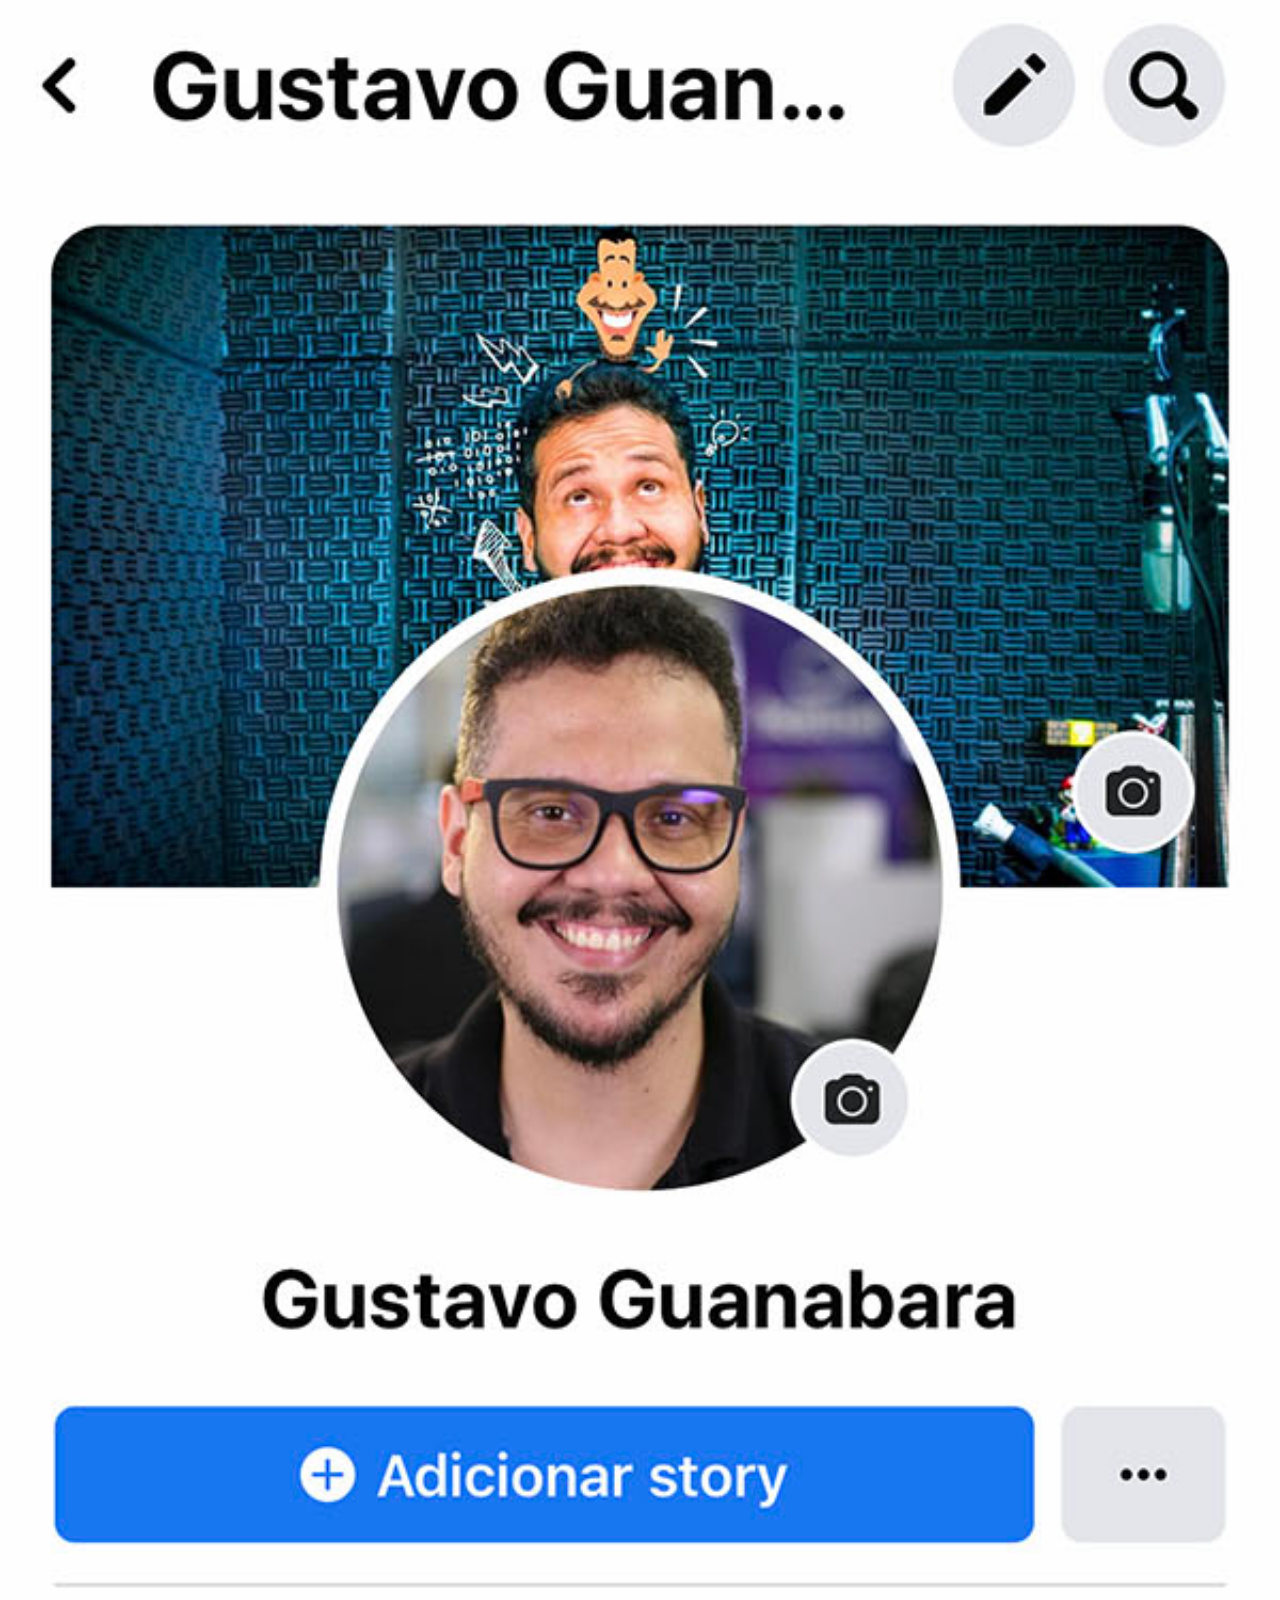
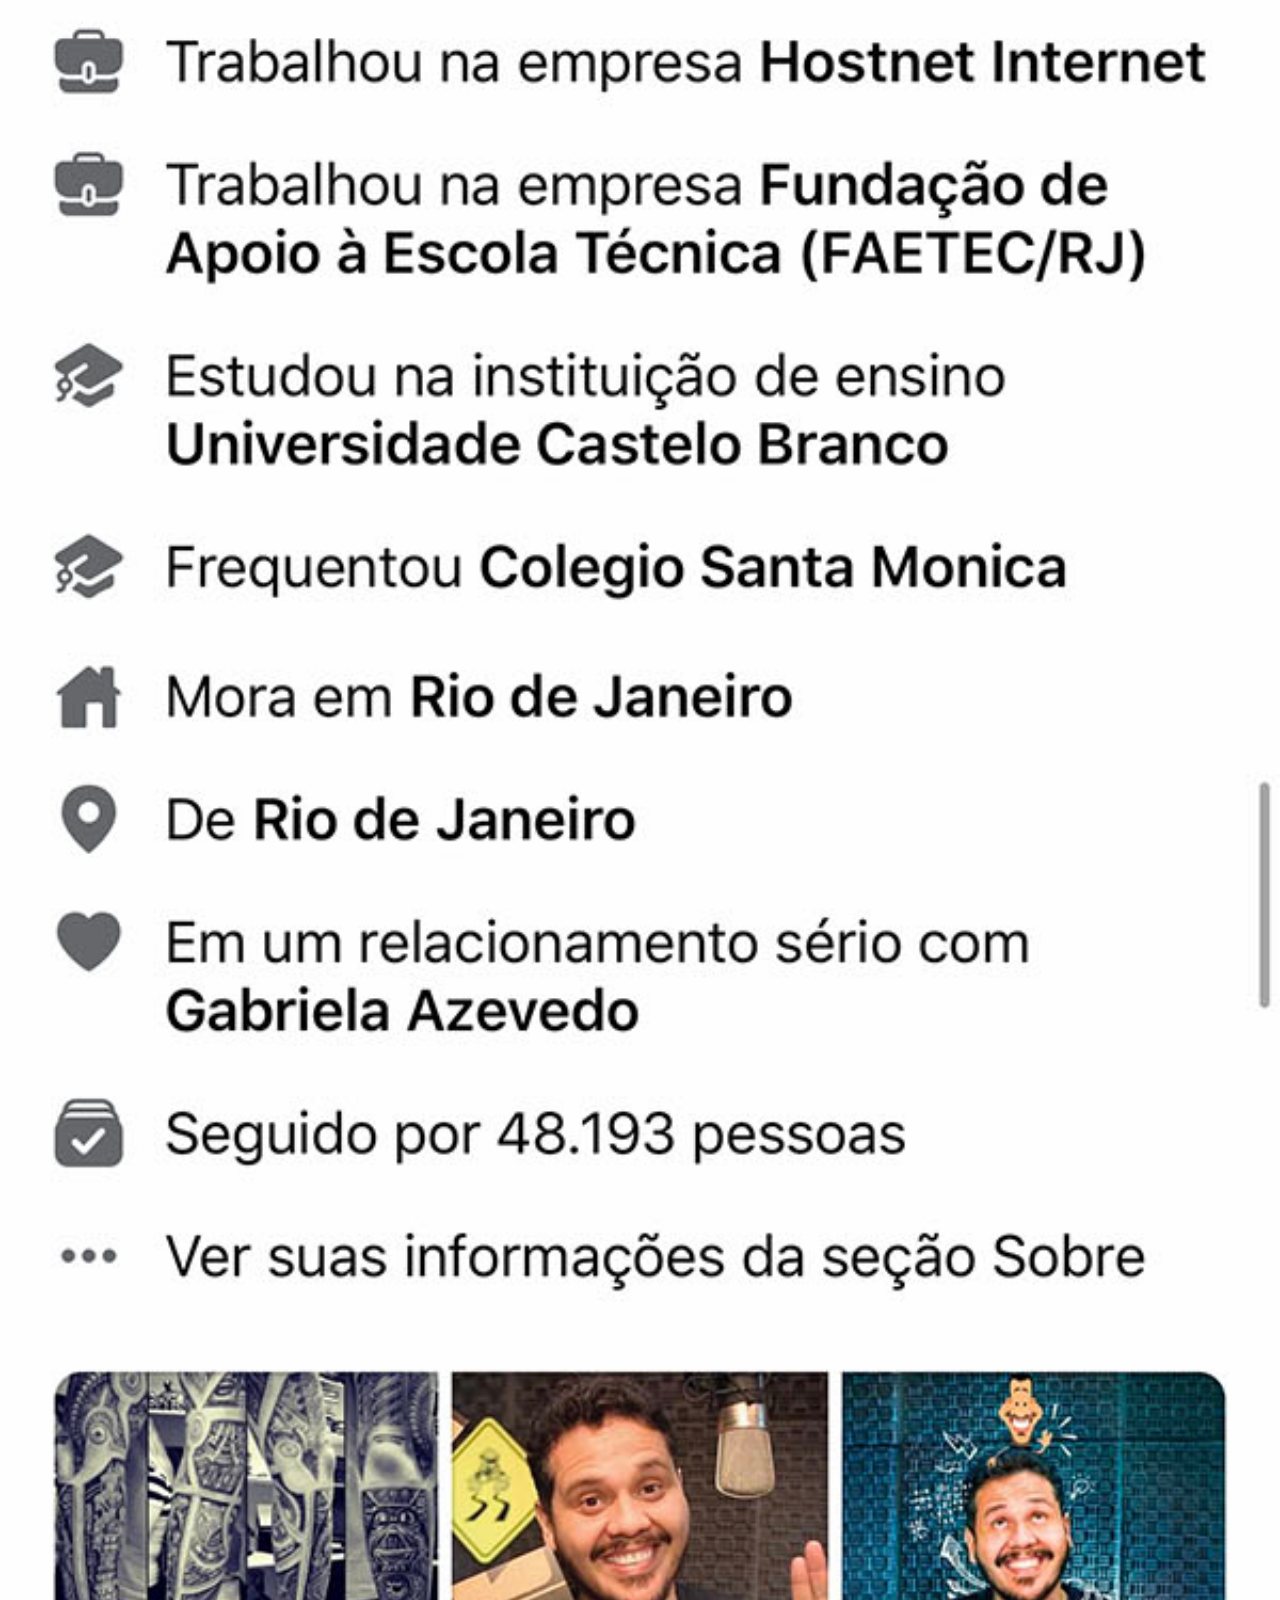
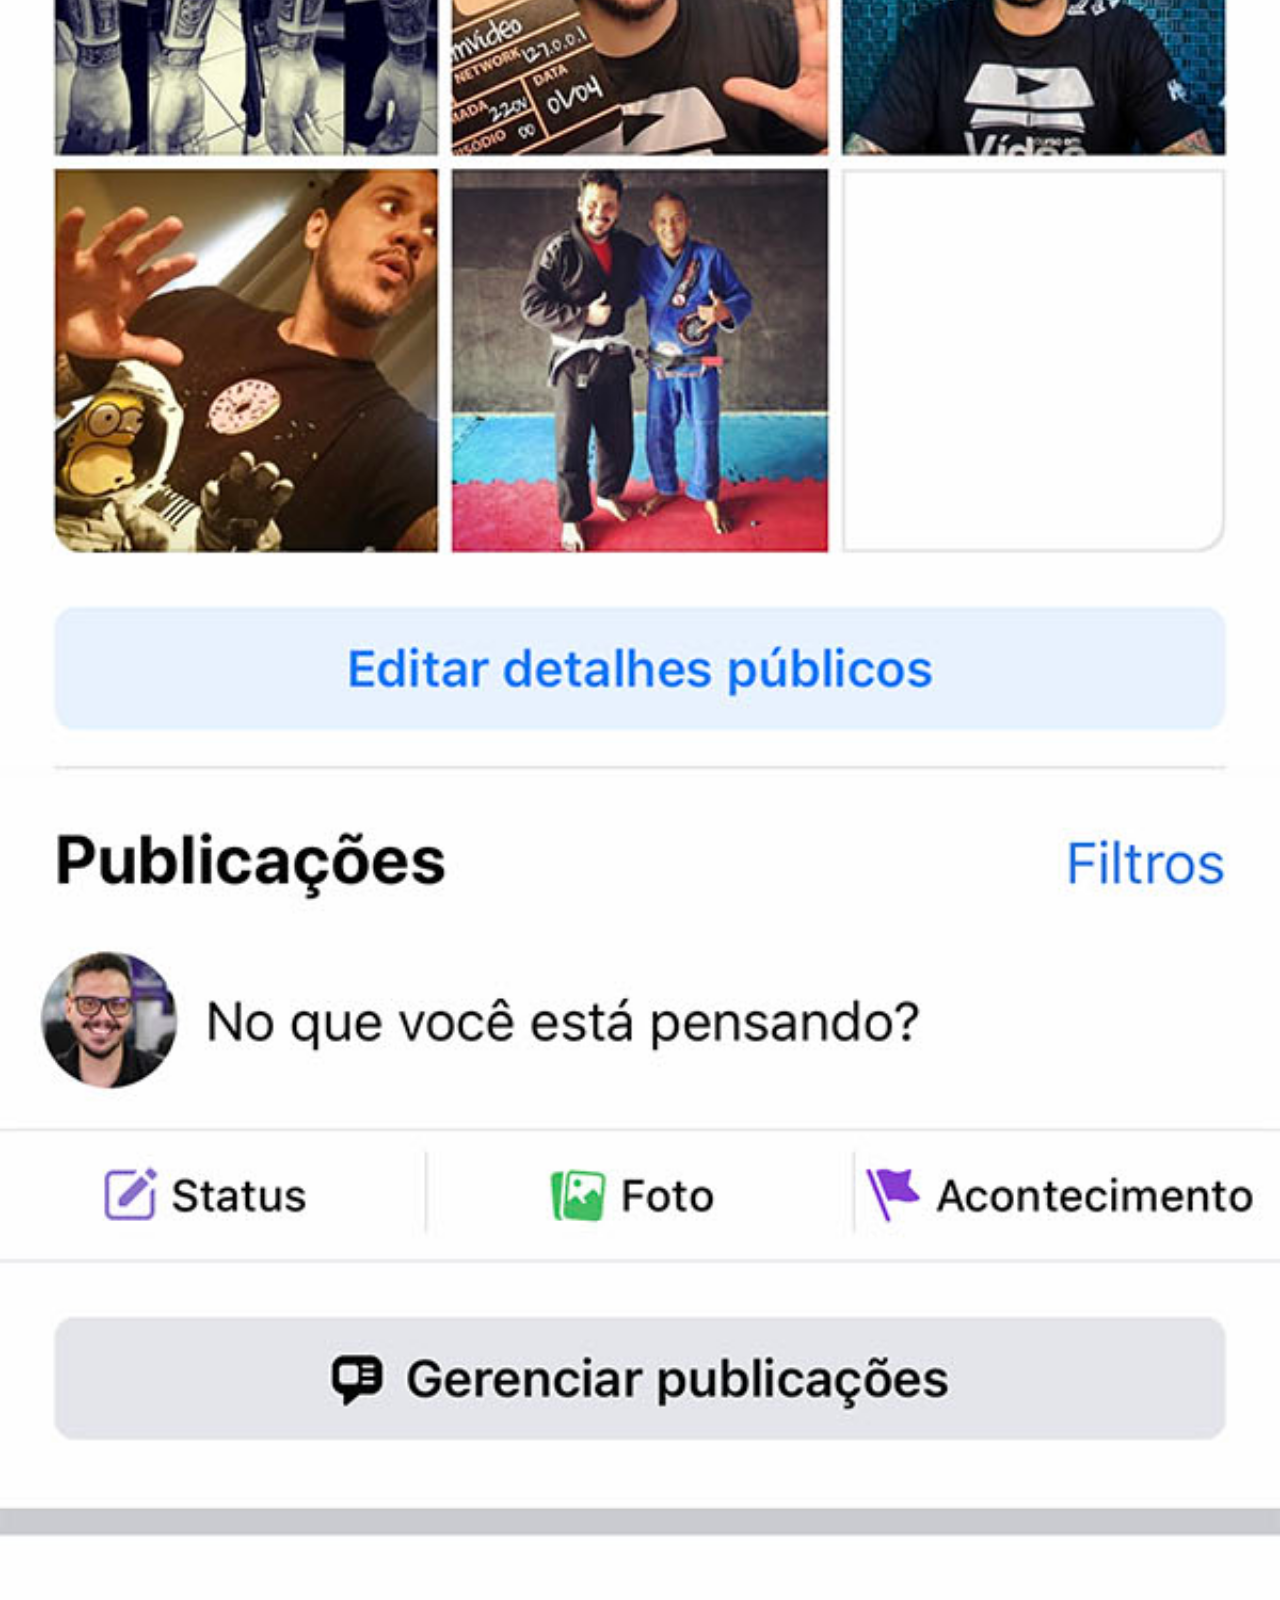
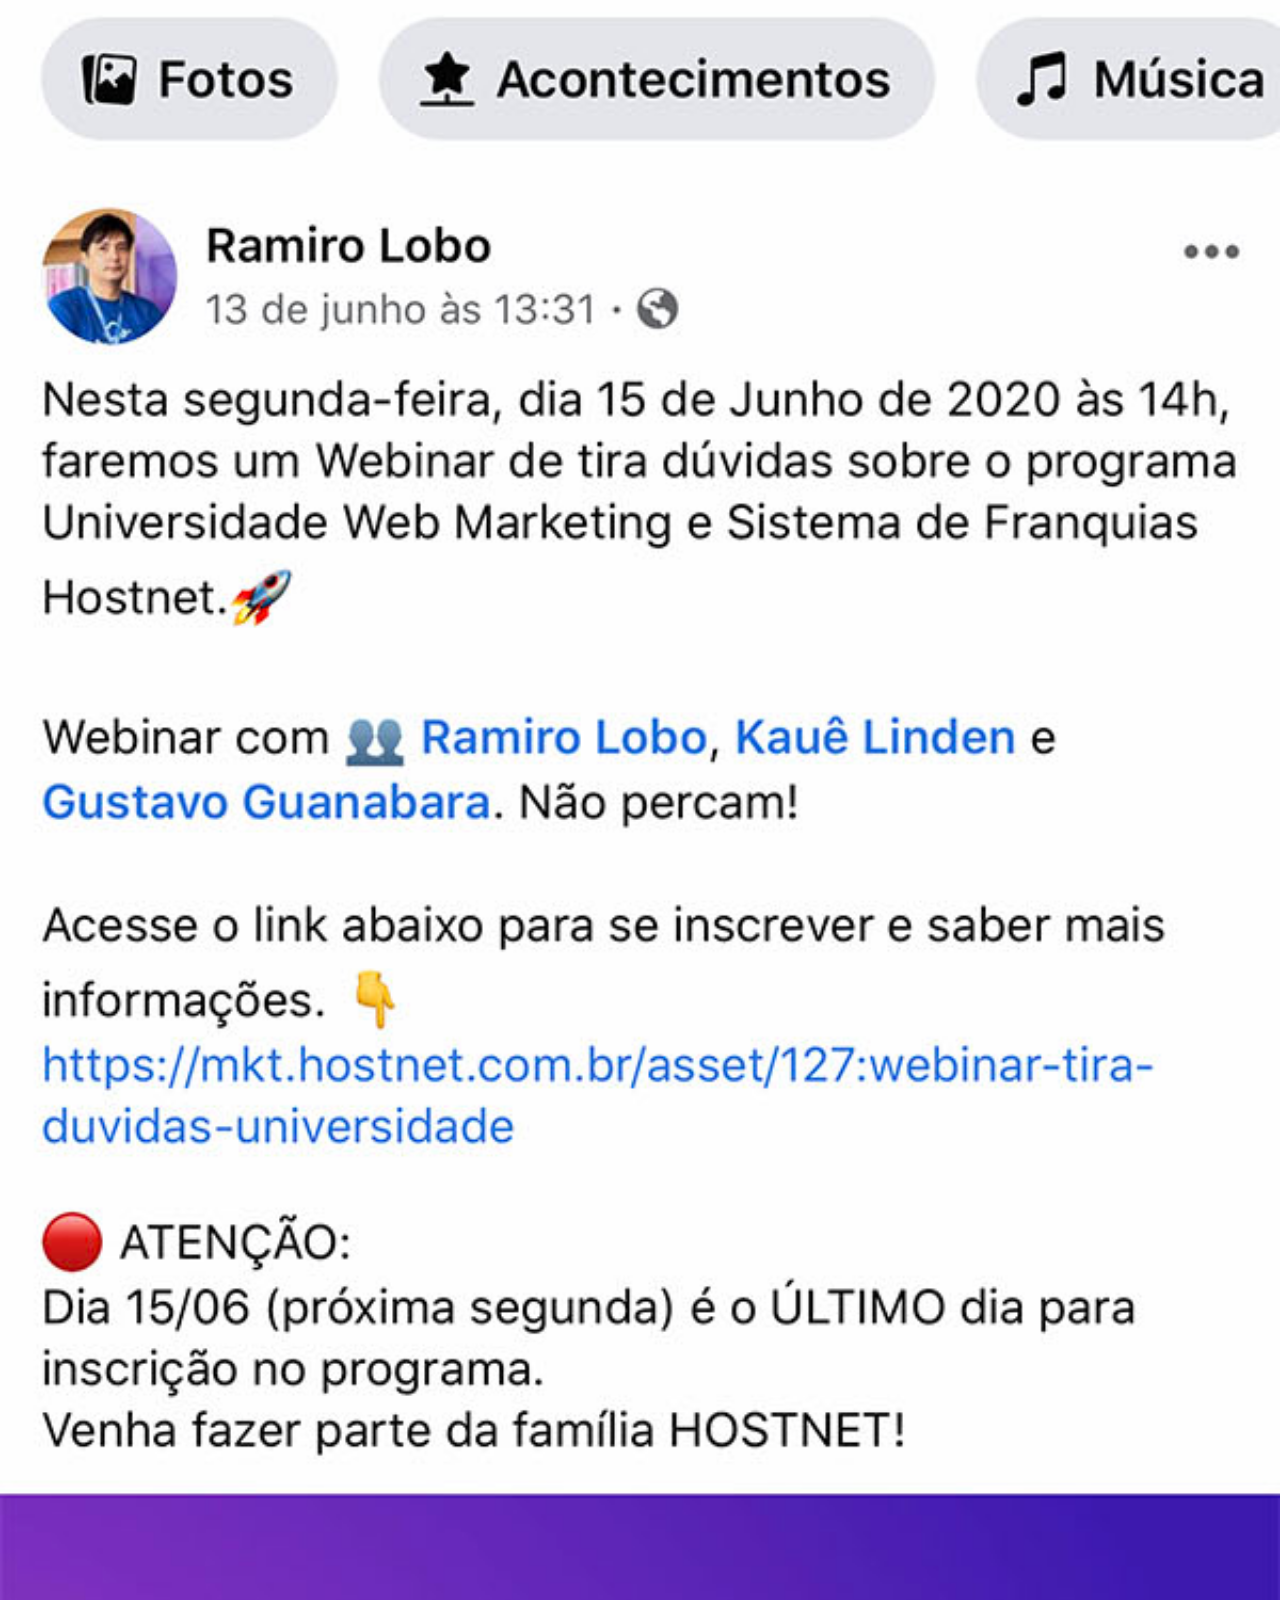
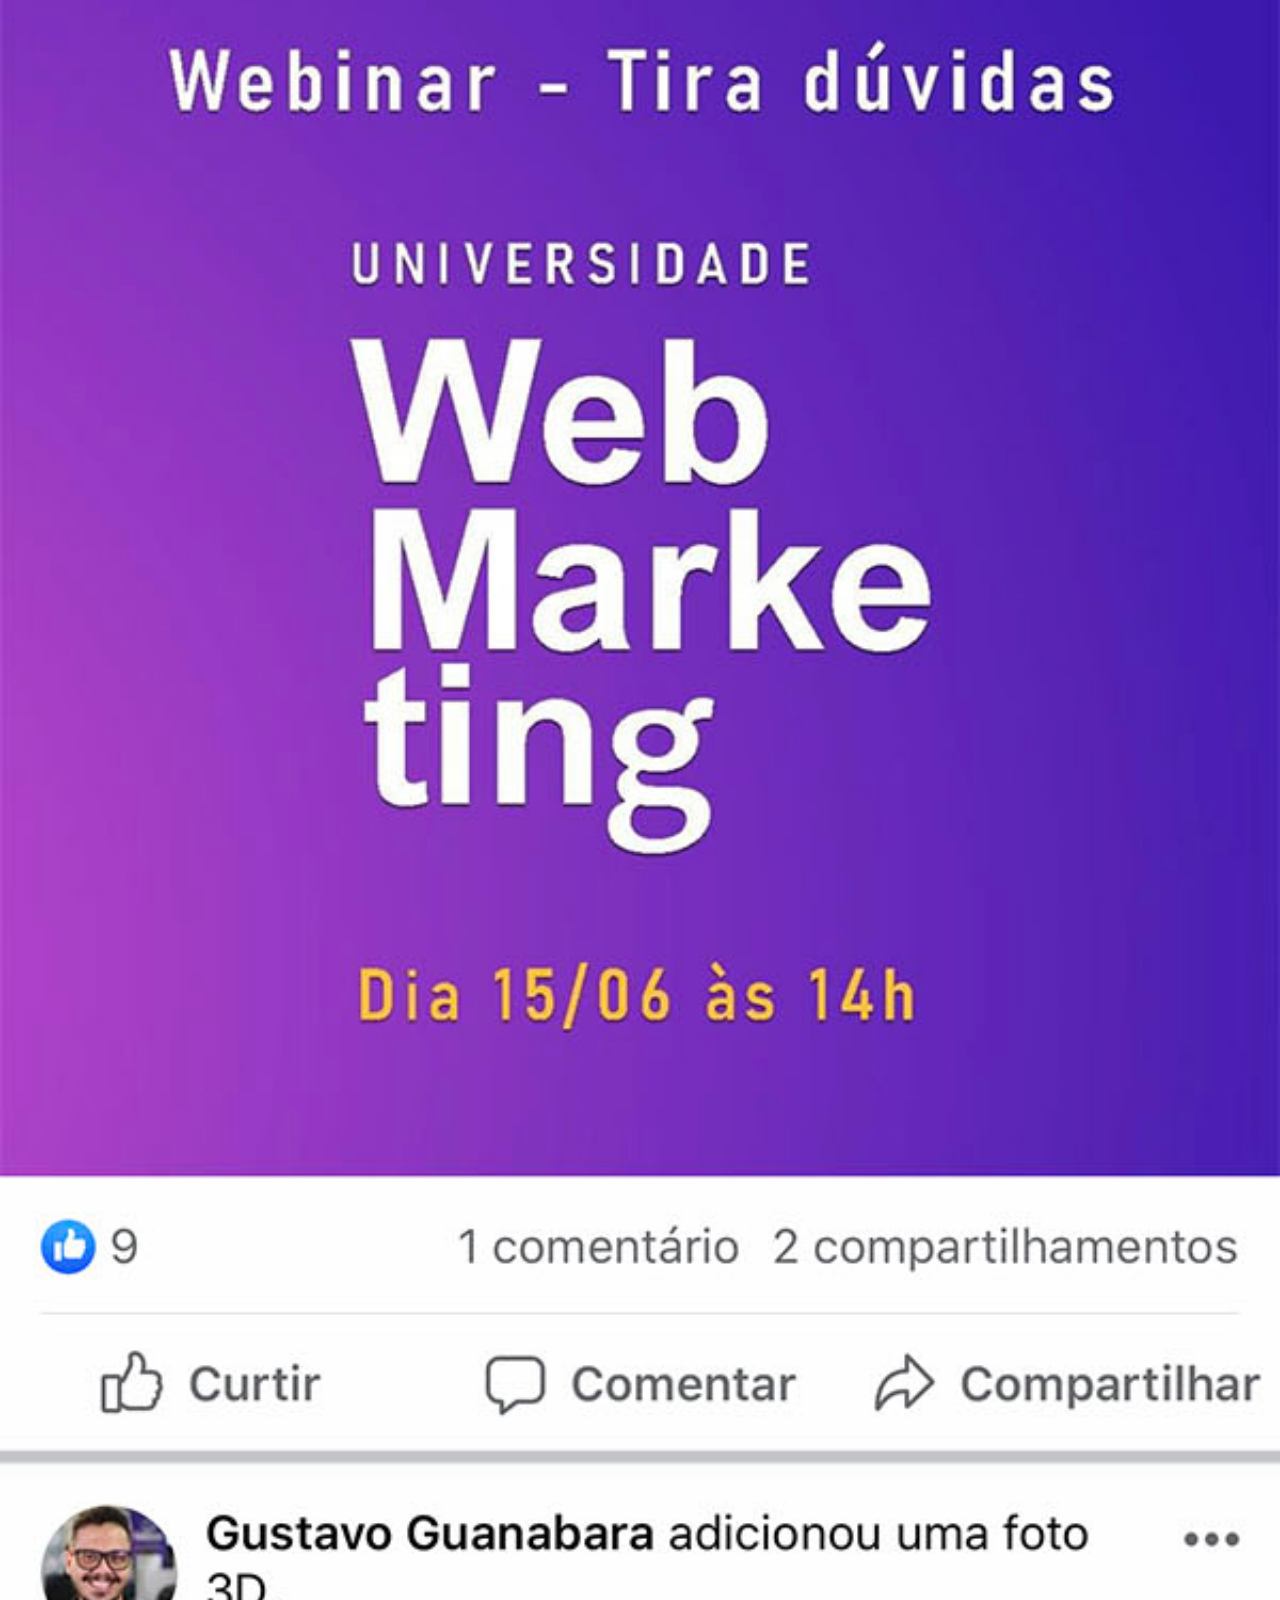
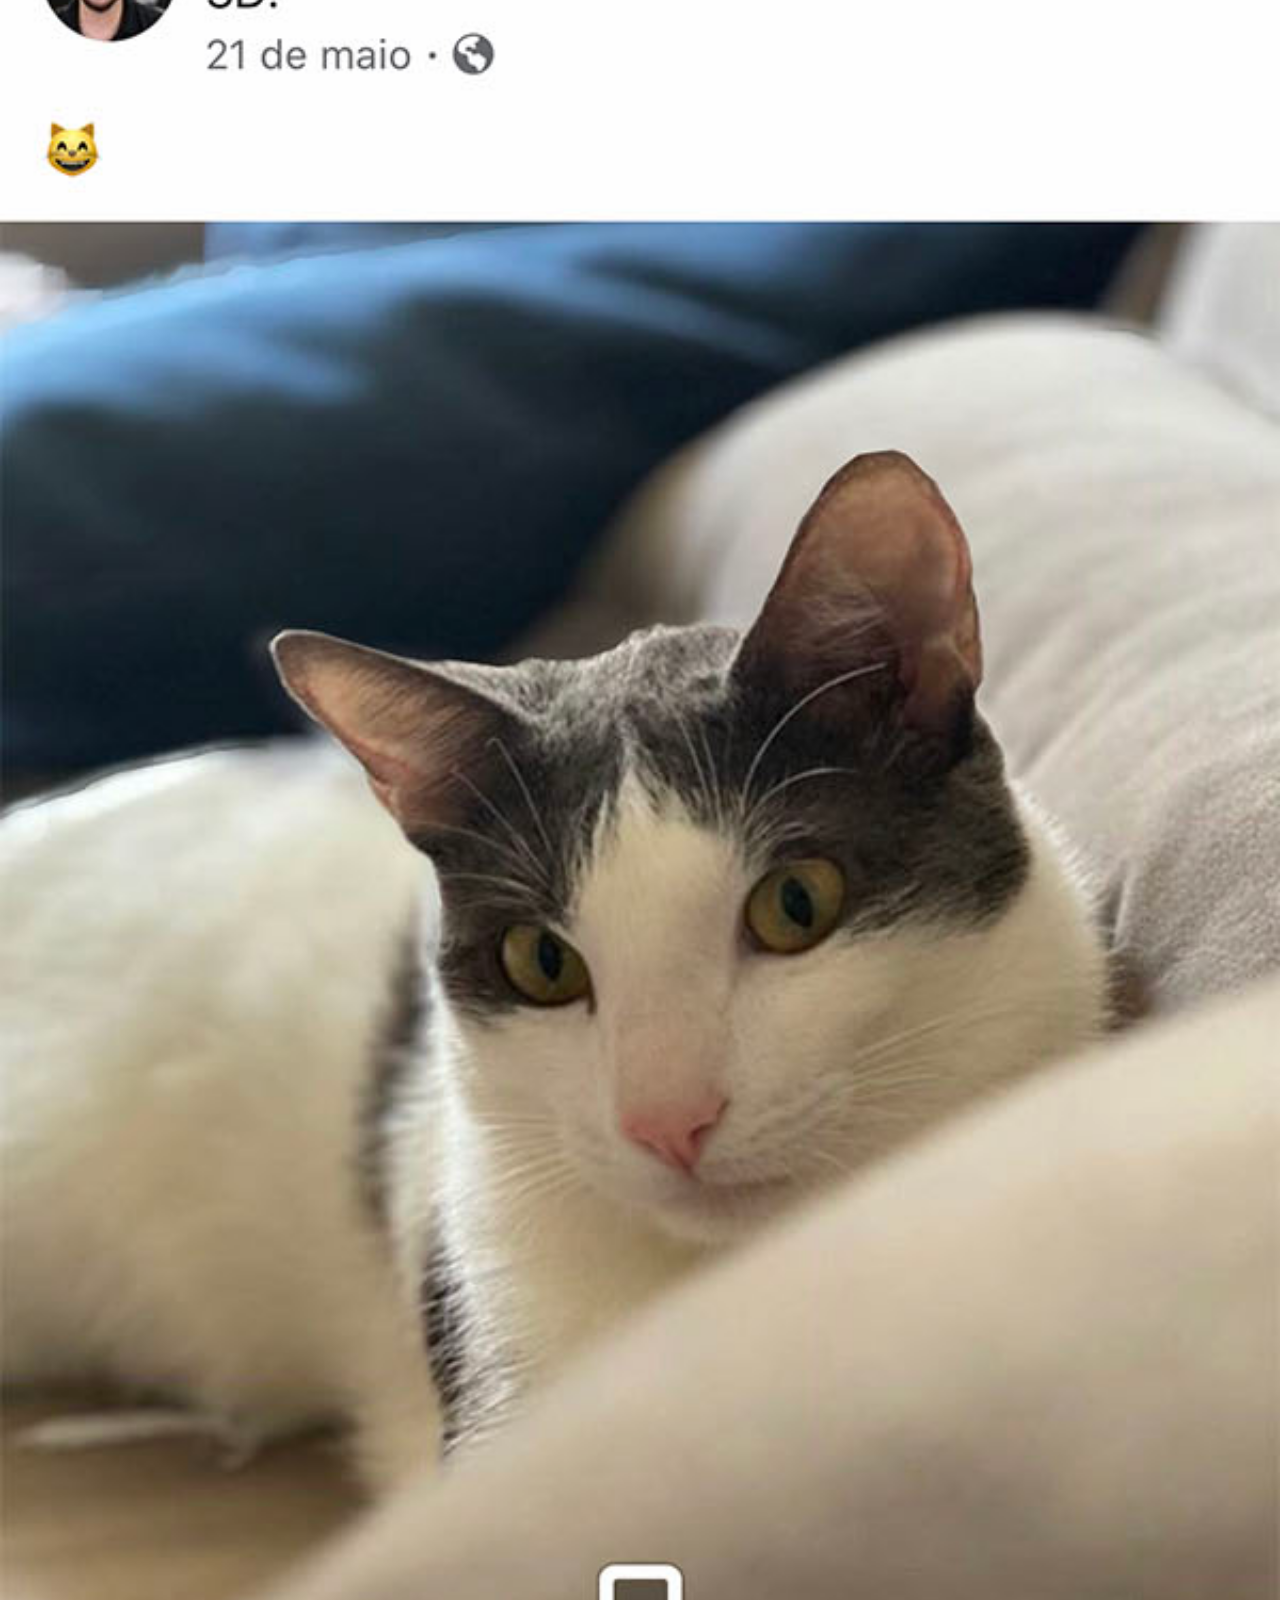
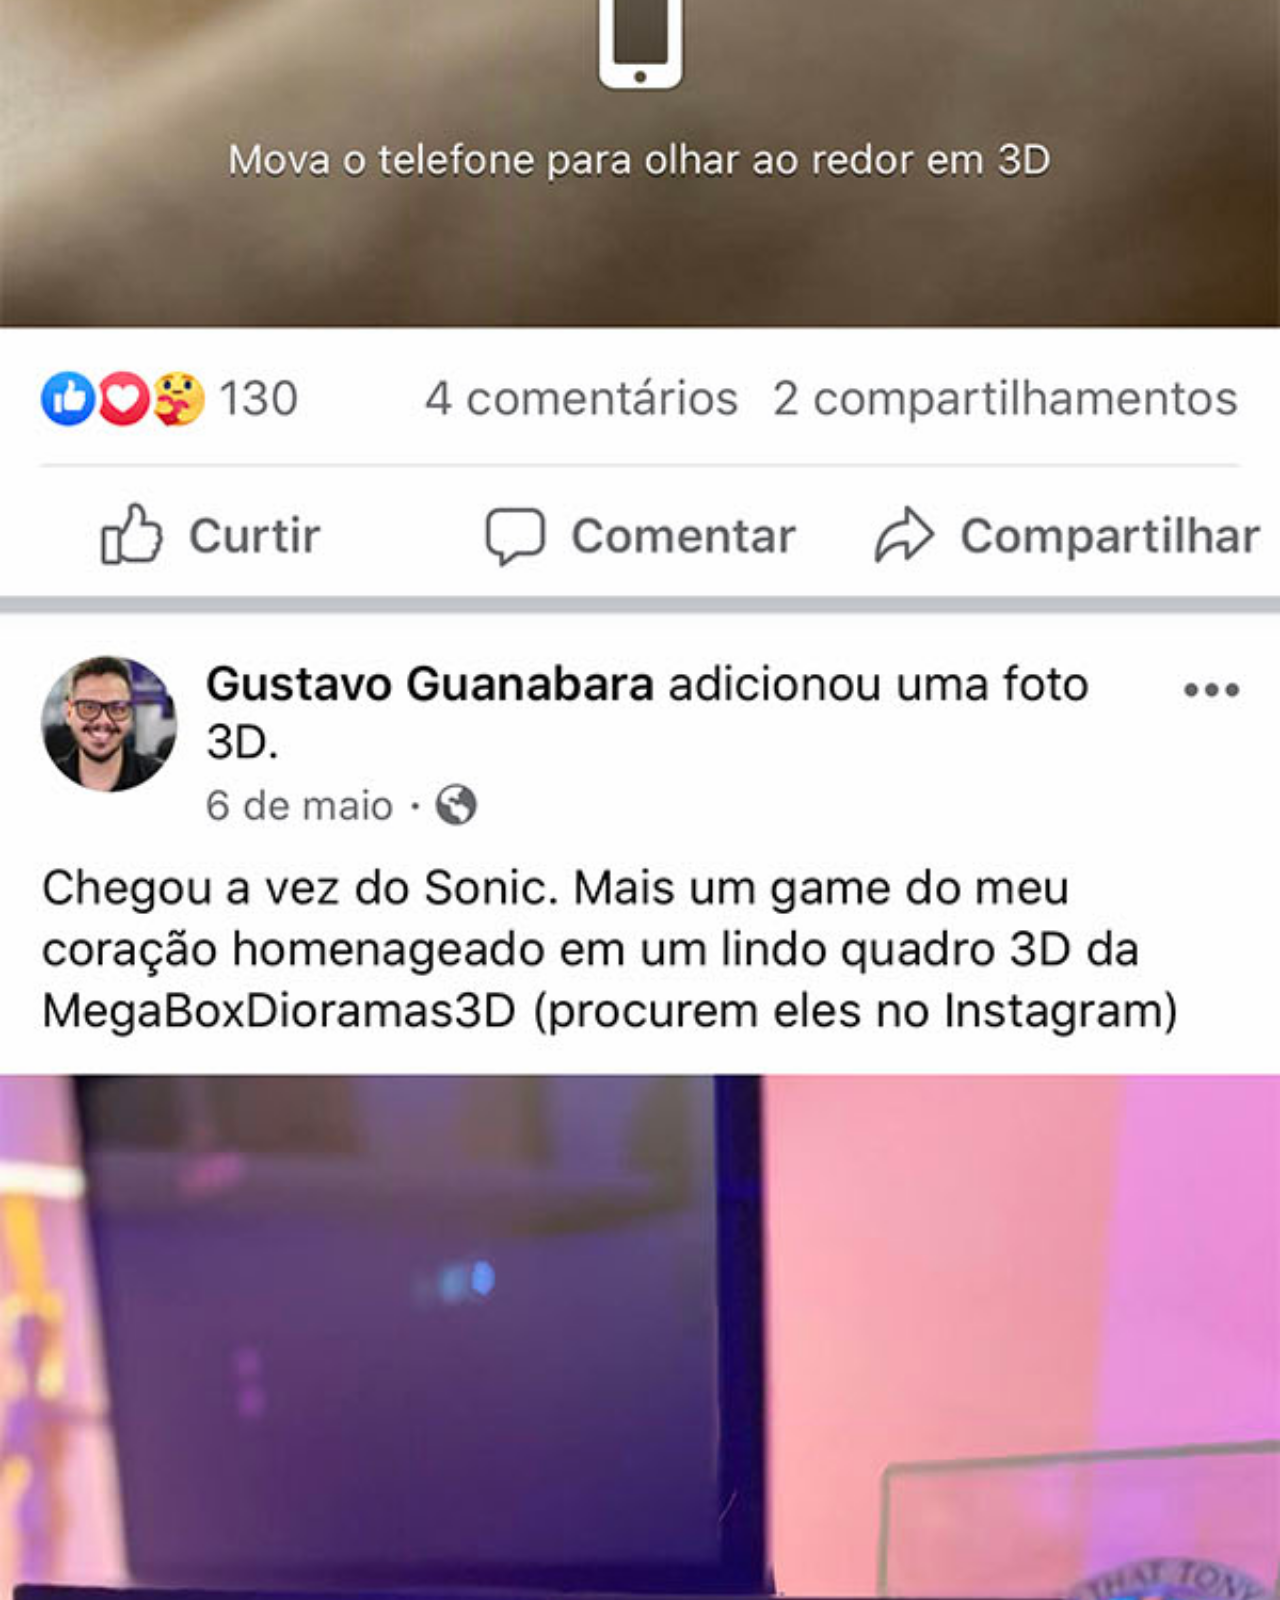
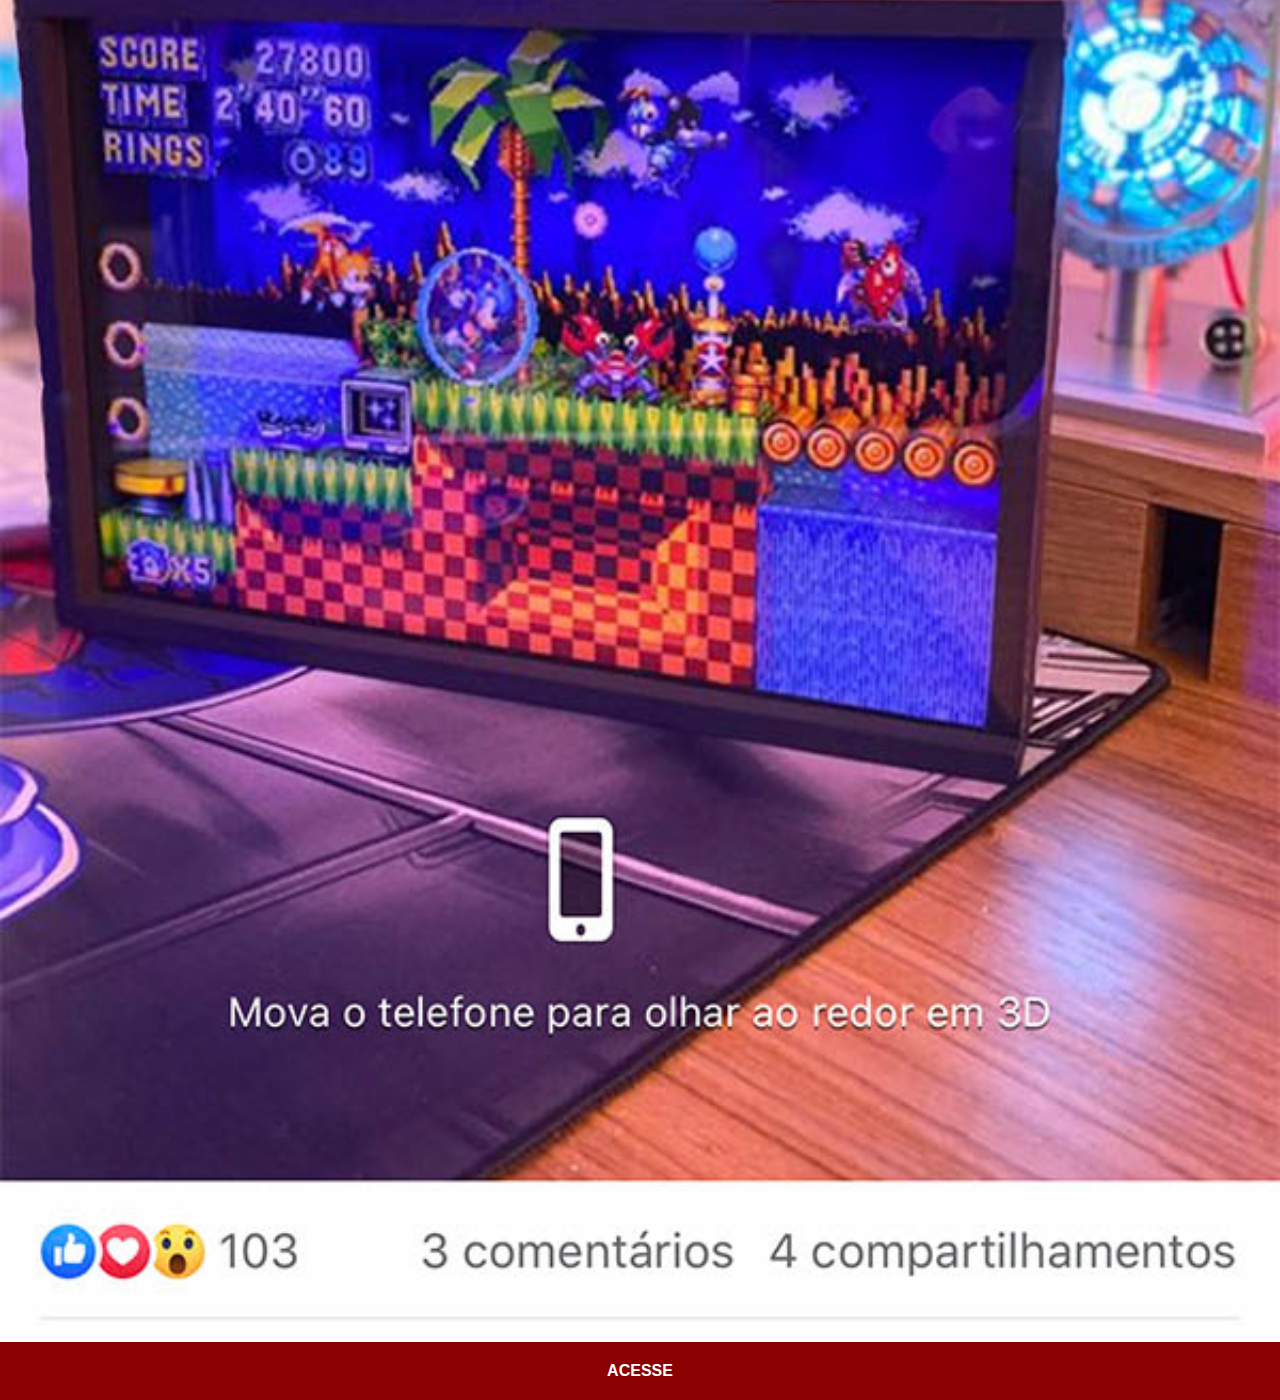
<file: facebook.html>
<!DOCTYPE html>
<html lang="pt-br">
<head>
    <meta charset="UTF-8">
    <meta name="viewport" content="width=device-width, initial-scale=1.0">
    <title>Facebook</title>
    <link rel="stylesheet" href="estilos/social.css">
</head>
<body>
    <img src="pacote-d013/imagens/tela-facebook.jpg" alt="Facebook">
    <a href="https://www.facebook.com/gustavoguanabara/?locale=pt_BR" target="_blank">ACESSE</a>
</body>
</html>
</file>
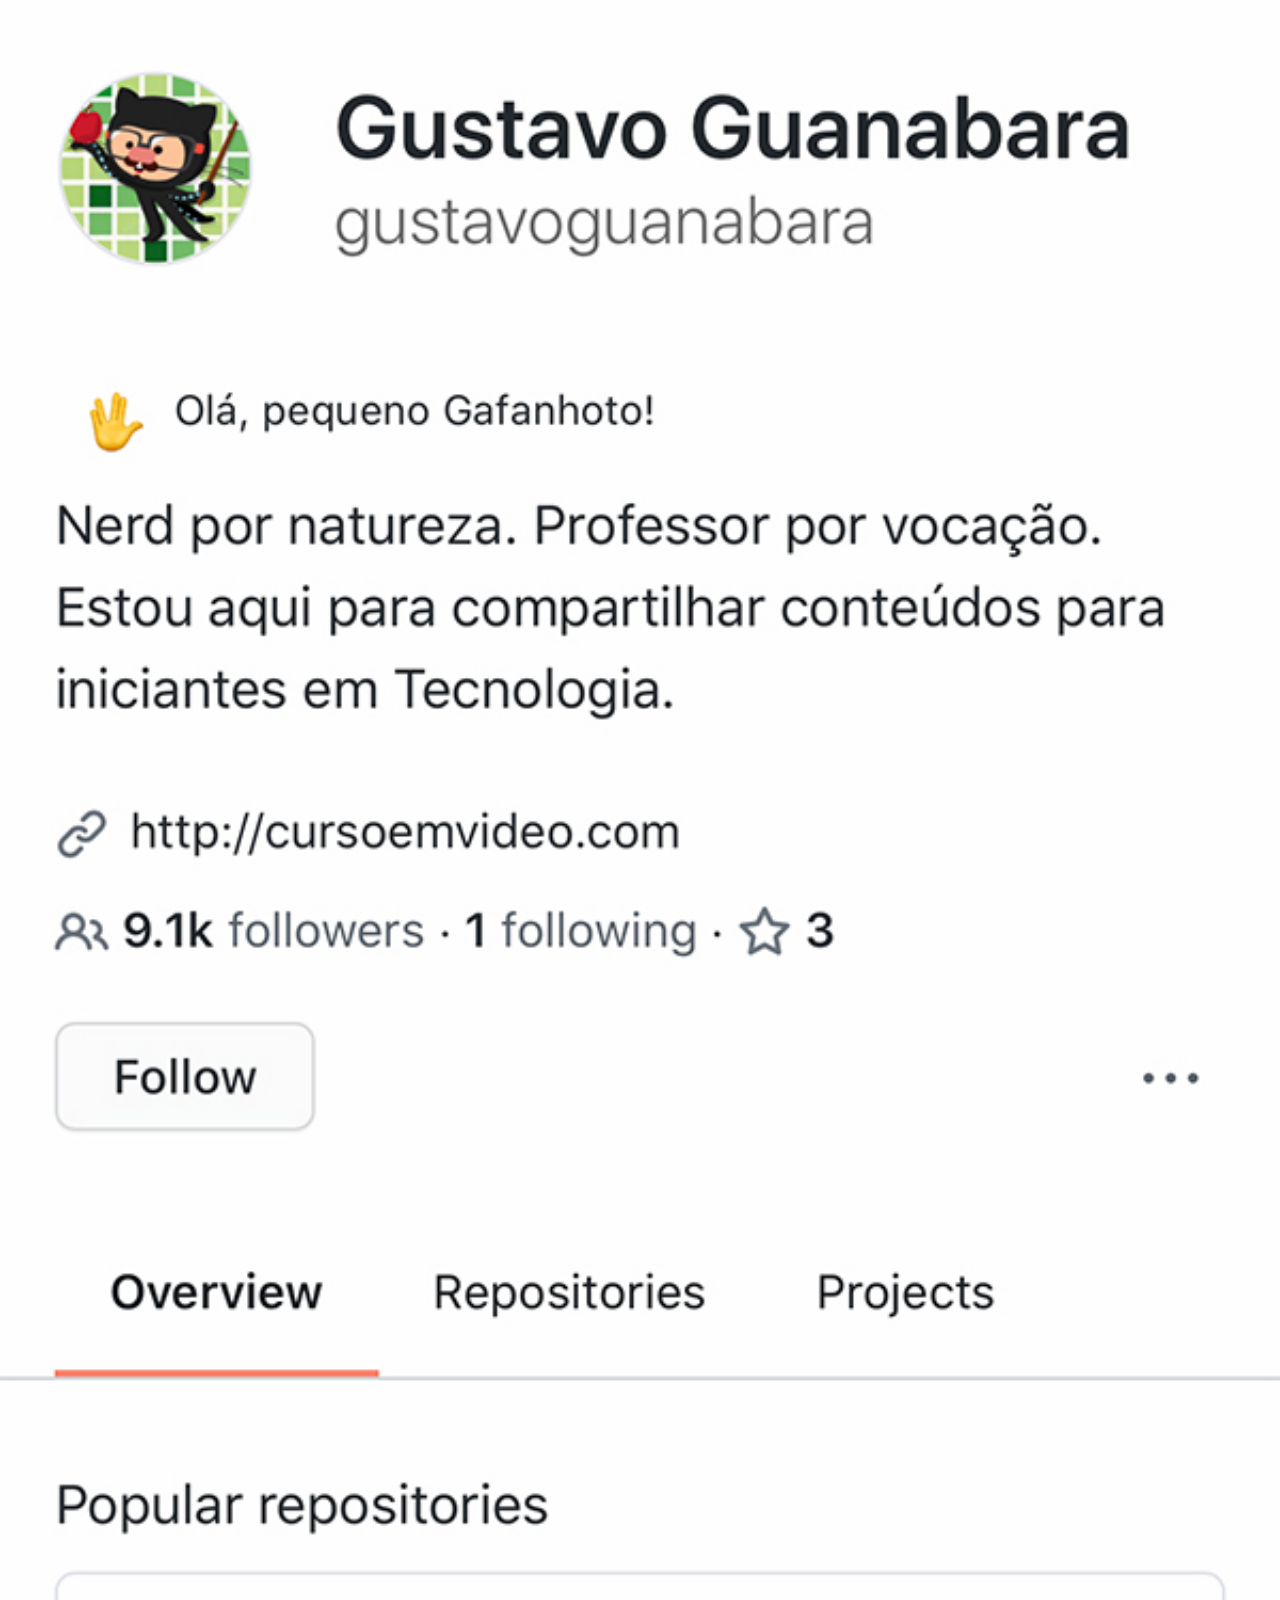
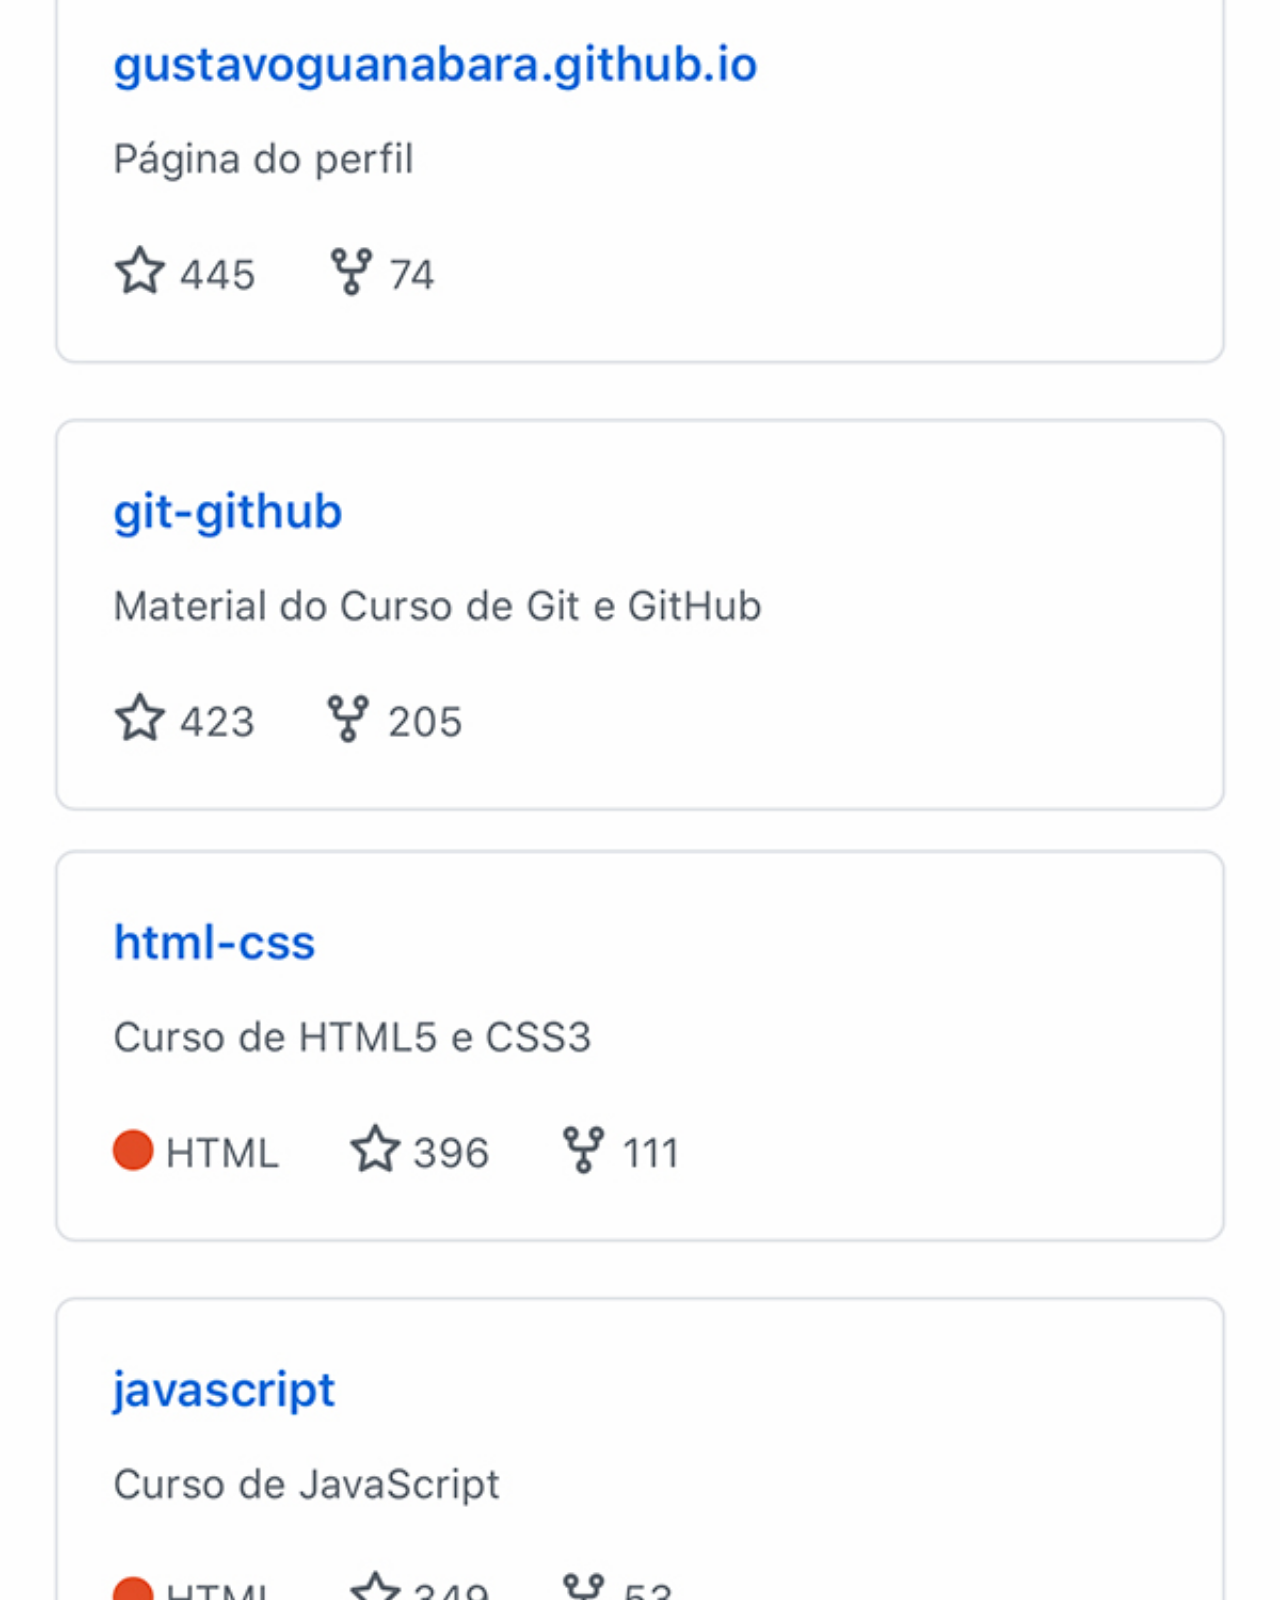
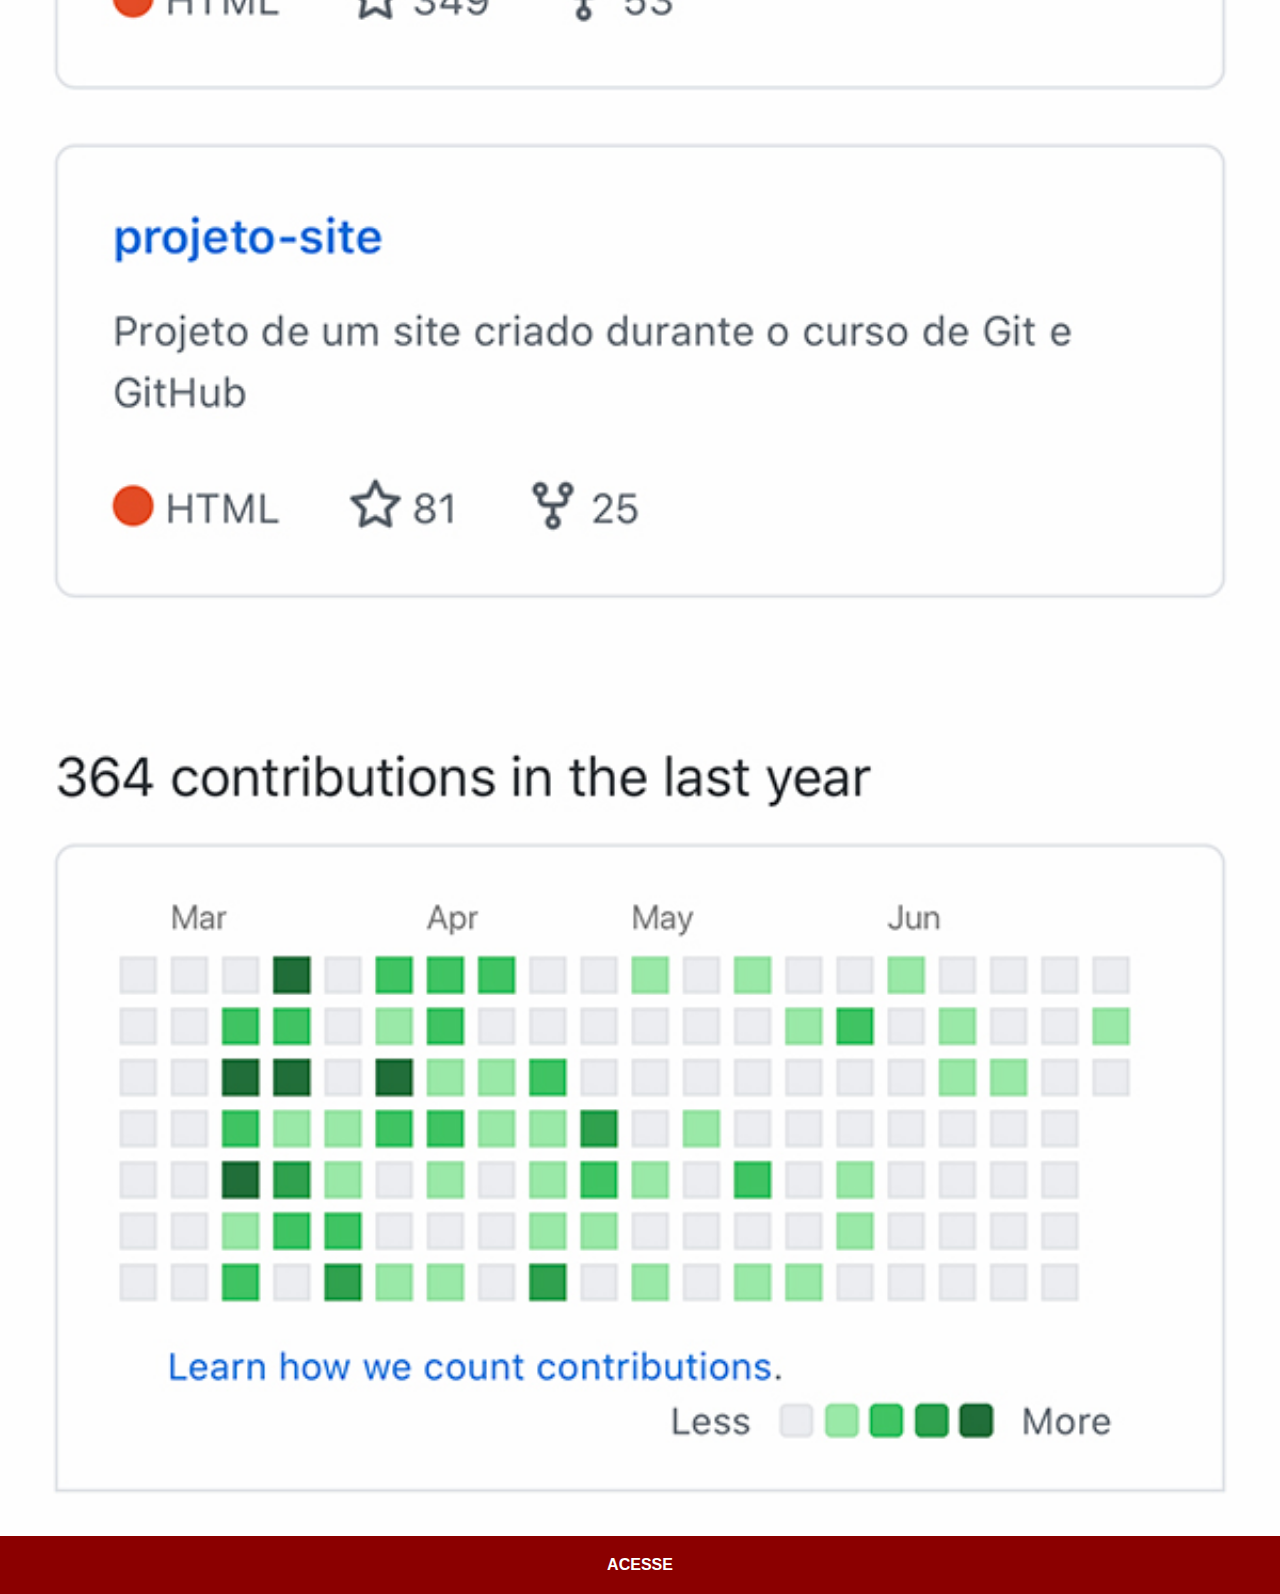
<file: github.html>
<!DOCTYPE html>
<html lang="pt-br">
<head>
    <meta charset="UTF-8">
    <meta name="viewport" content="width=device-width, initial-scale=1.0">
    <title>Github</title>
    <link rel="stylesheet" href="estilos/social.css">
</head>
<body>
    <img src="pacote-d013/imagens/tela-github.jpg" alt="Github">
    <a href="https://github.com/gustavoguanabara" target="_blank">ACESSE</a>
</body>
</html>
</file>
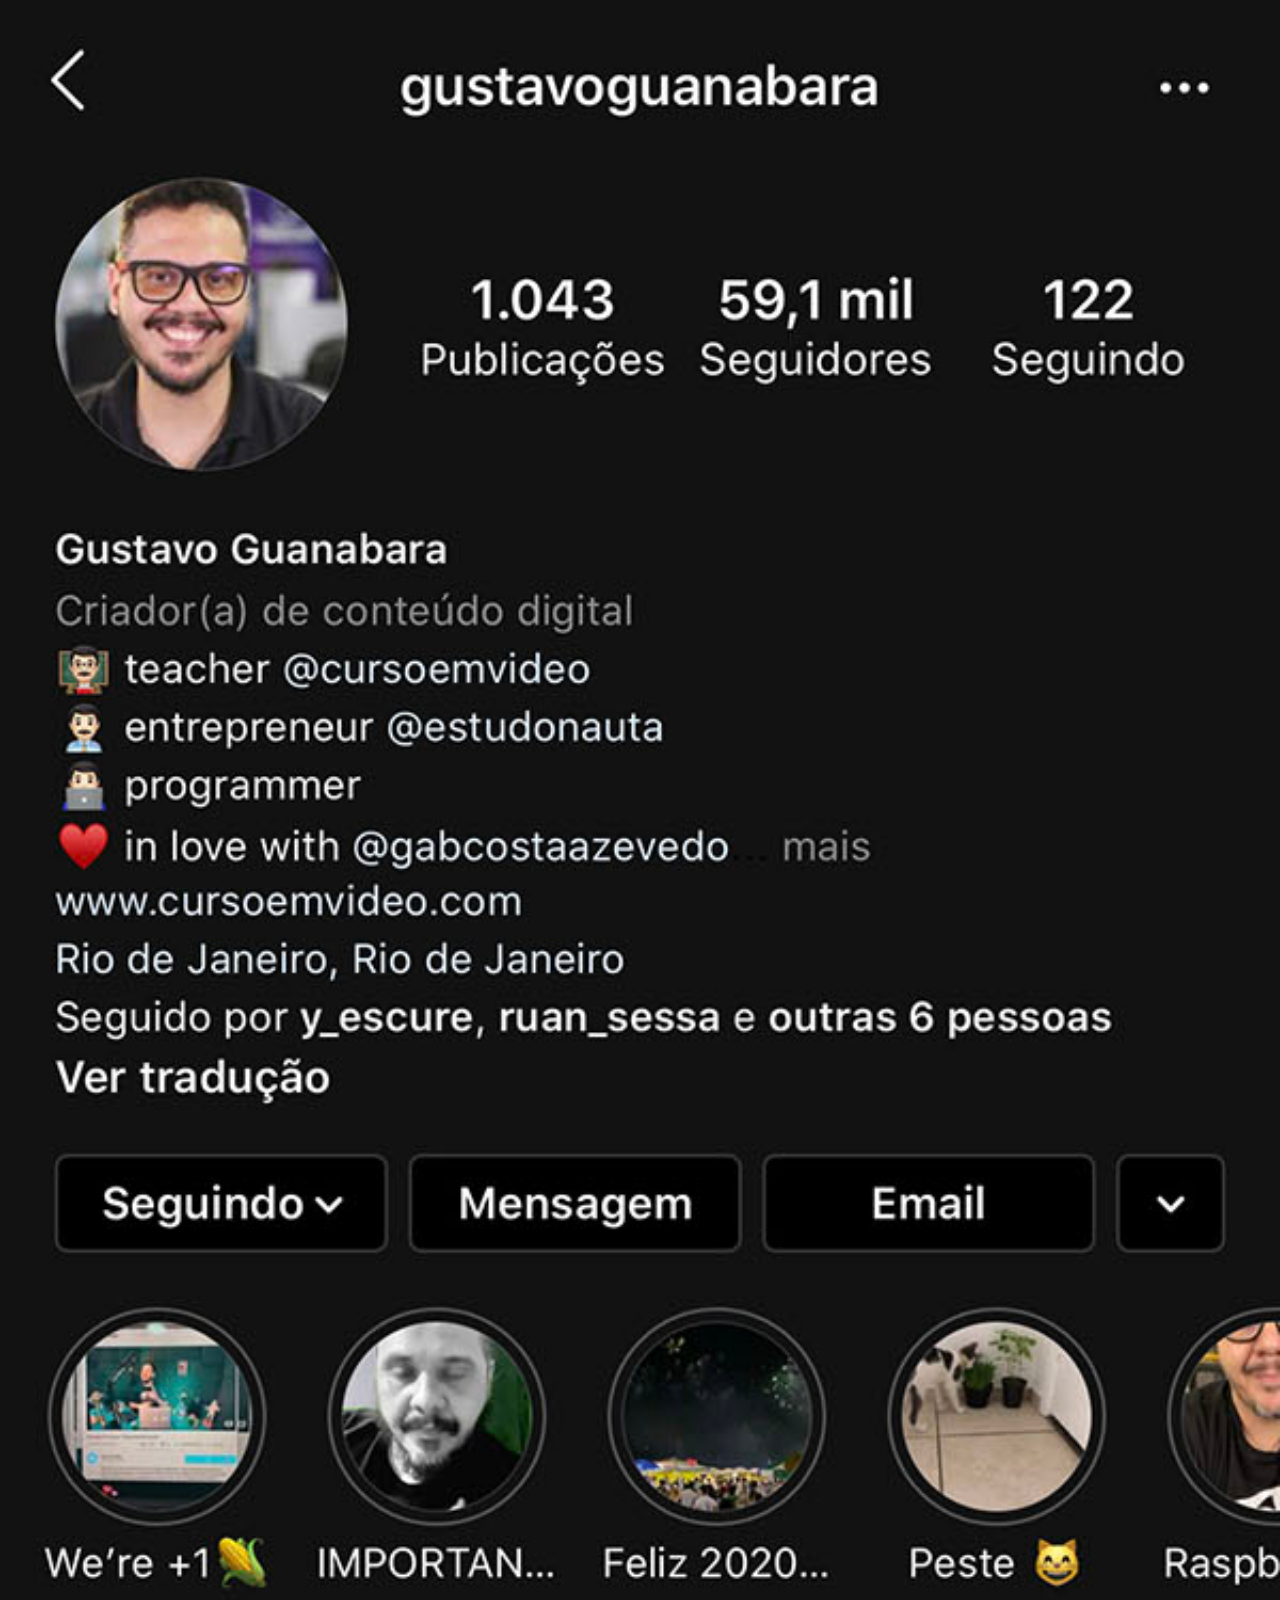
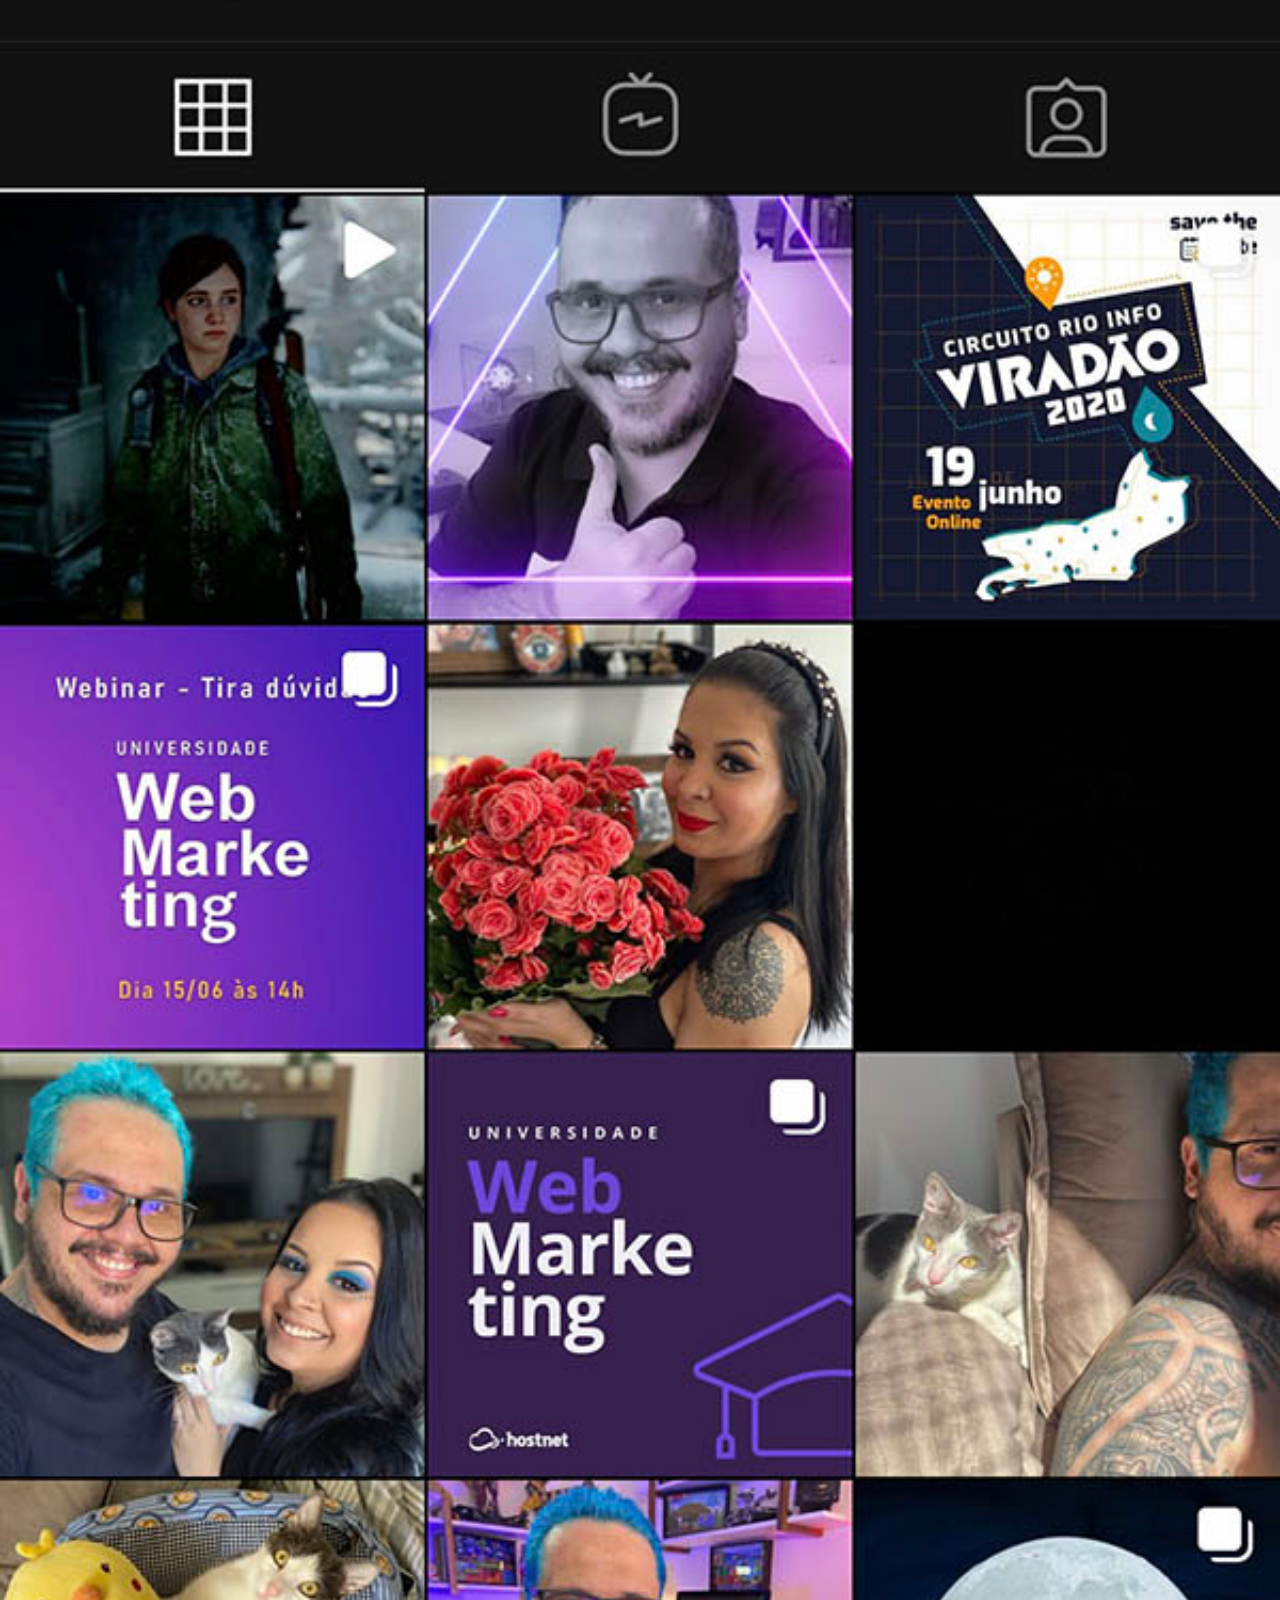
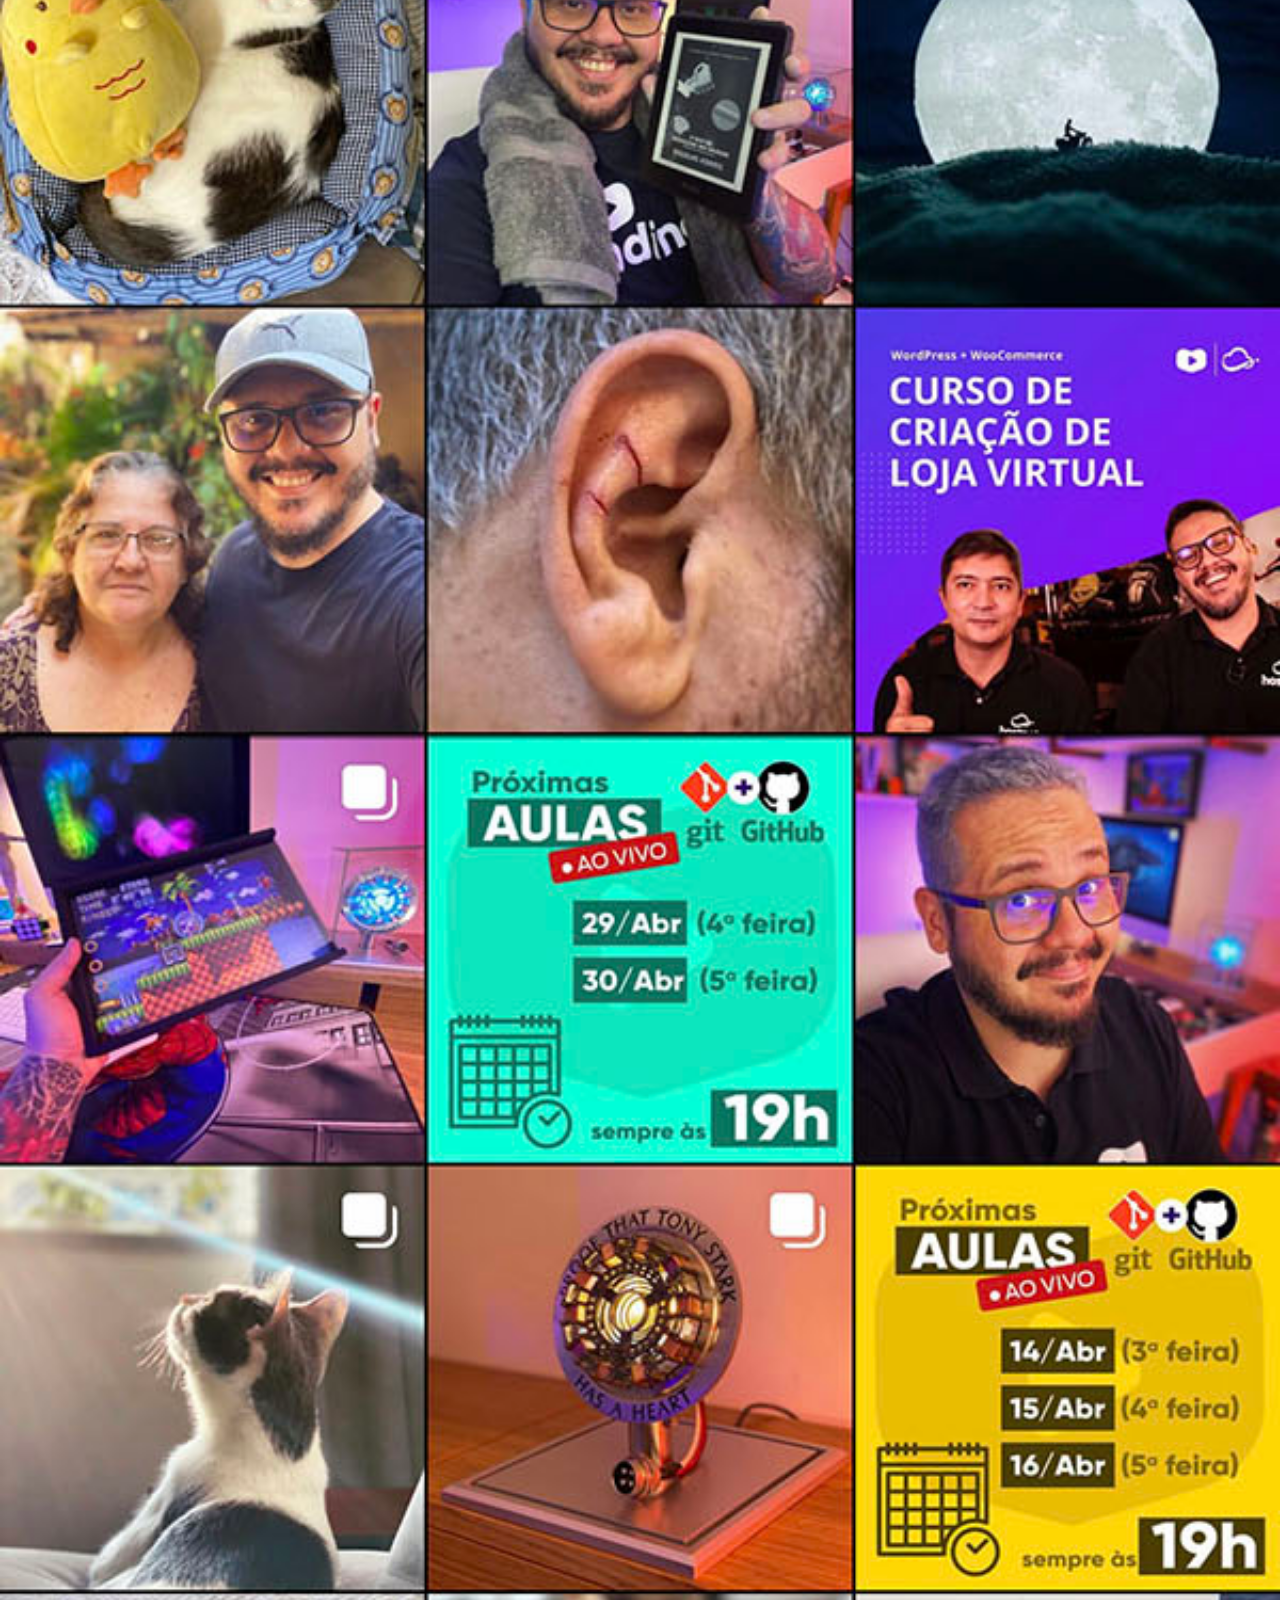
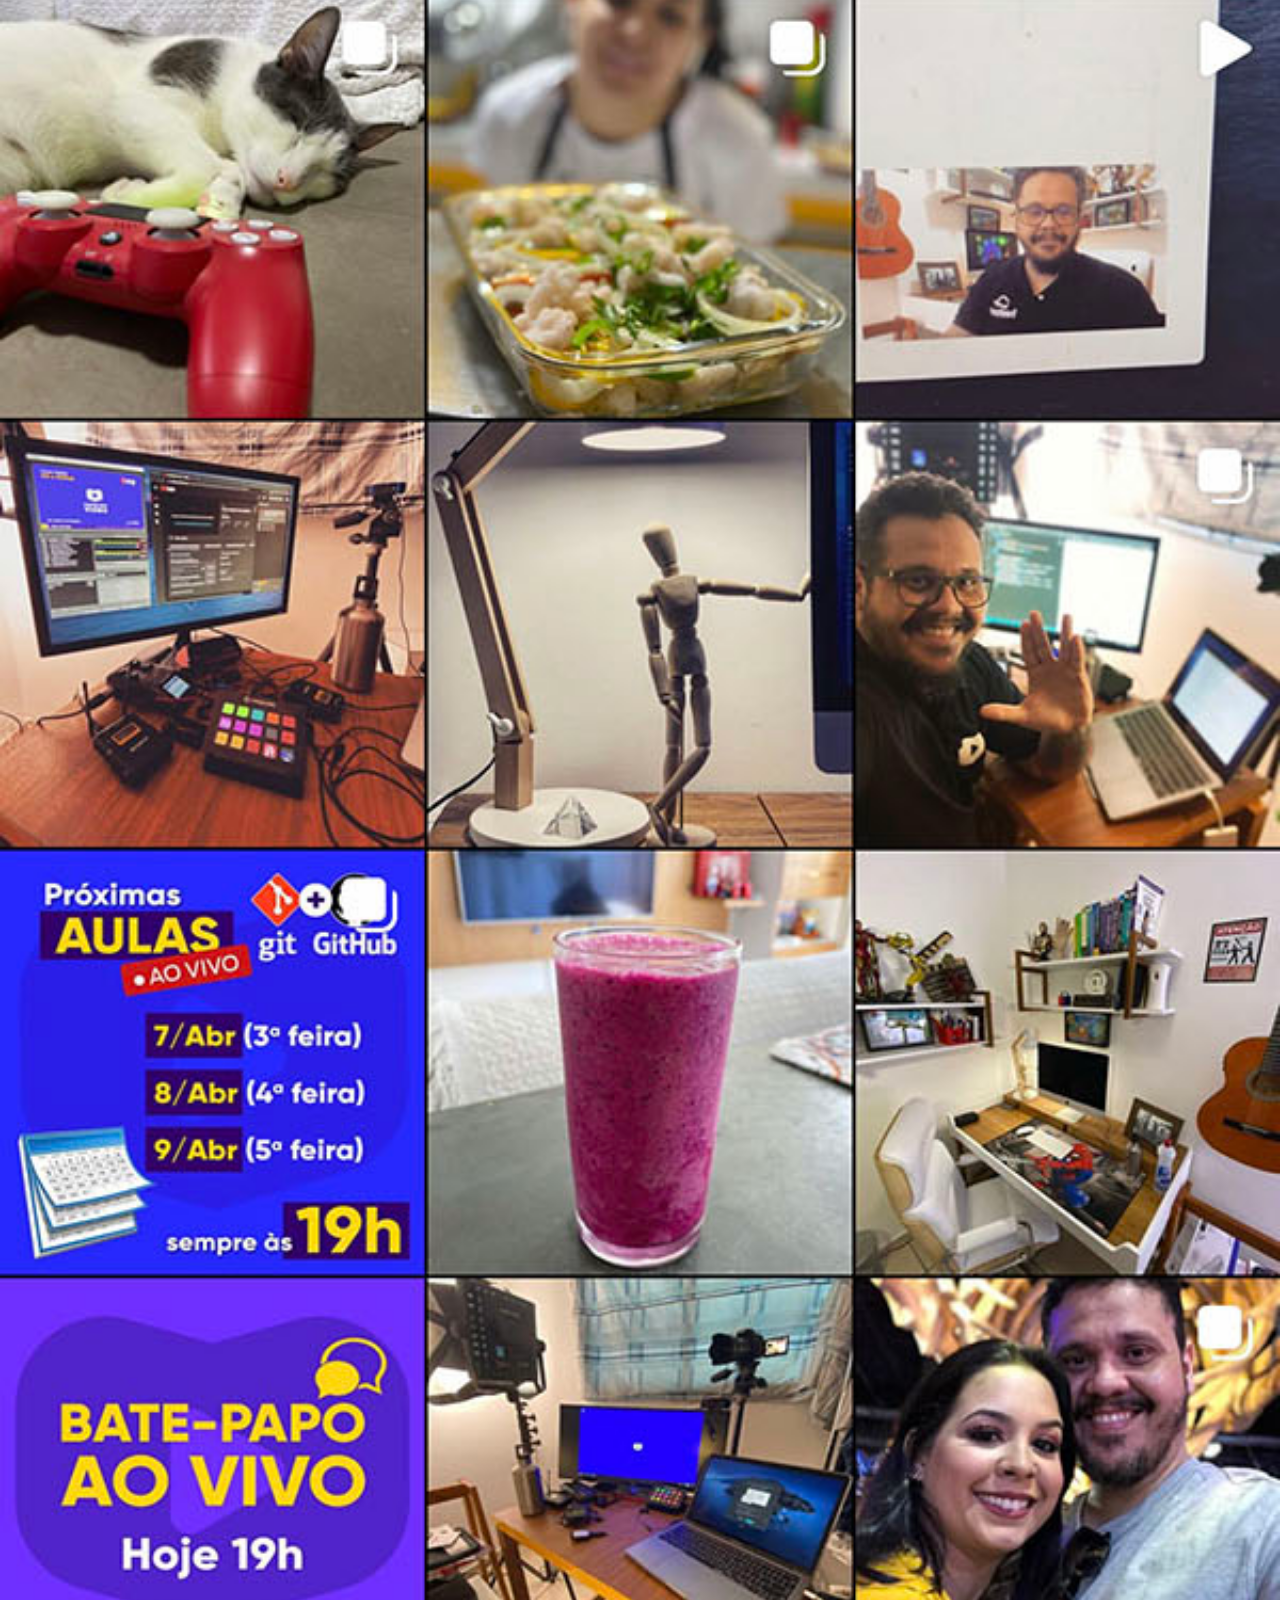
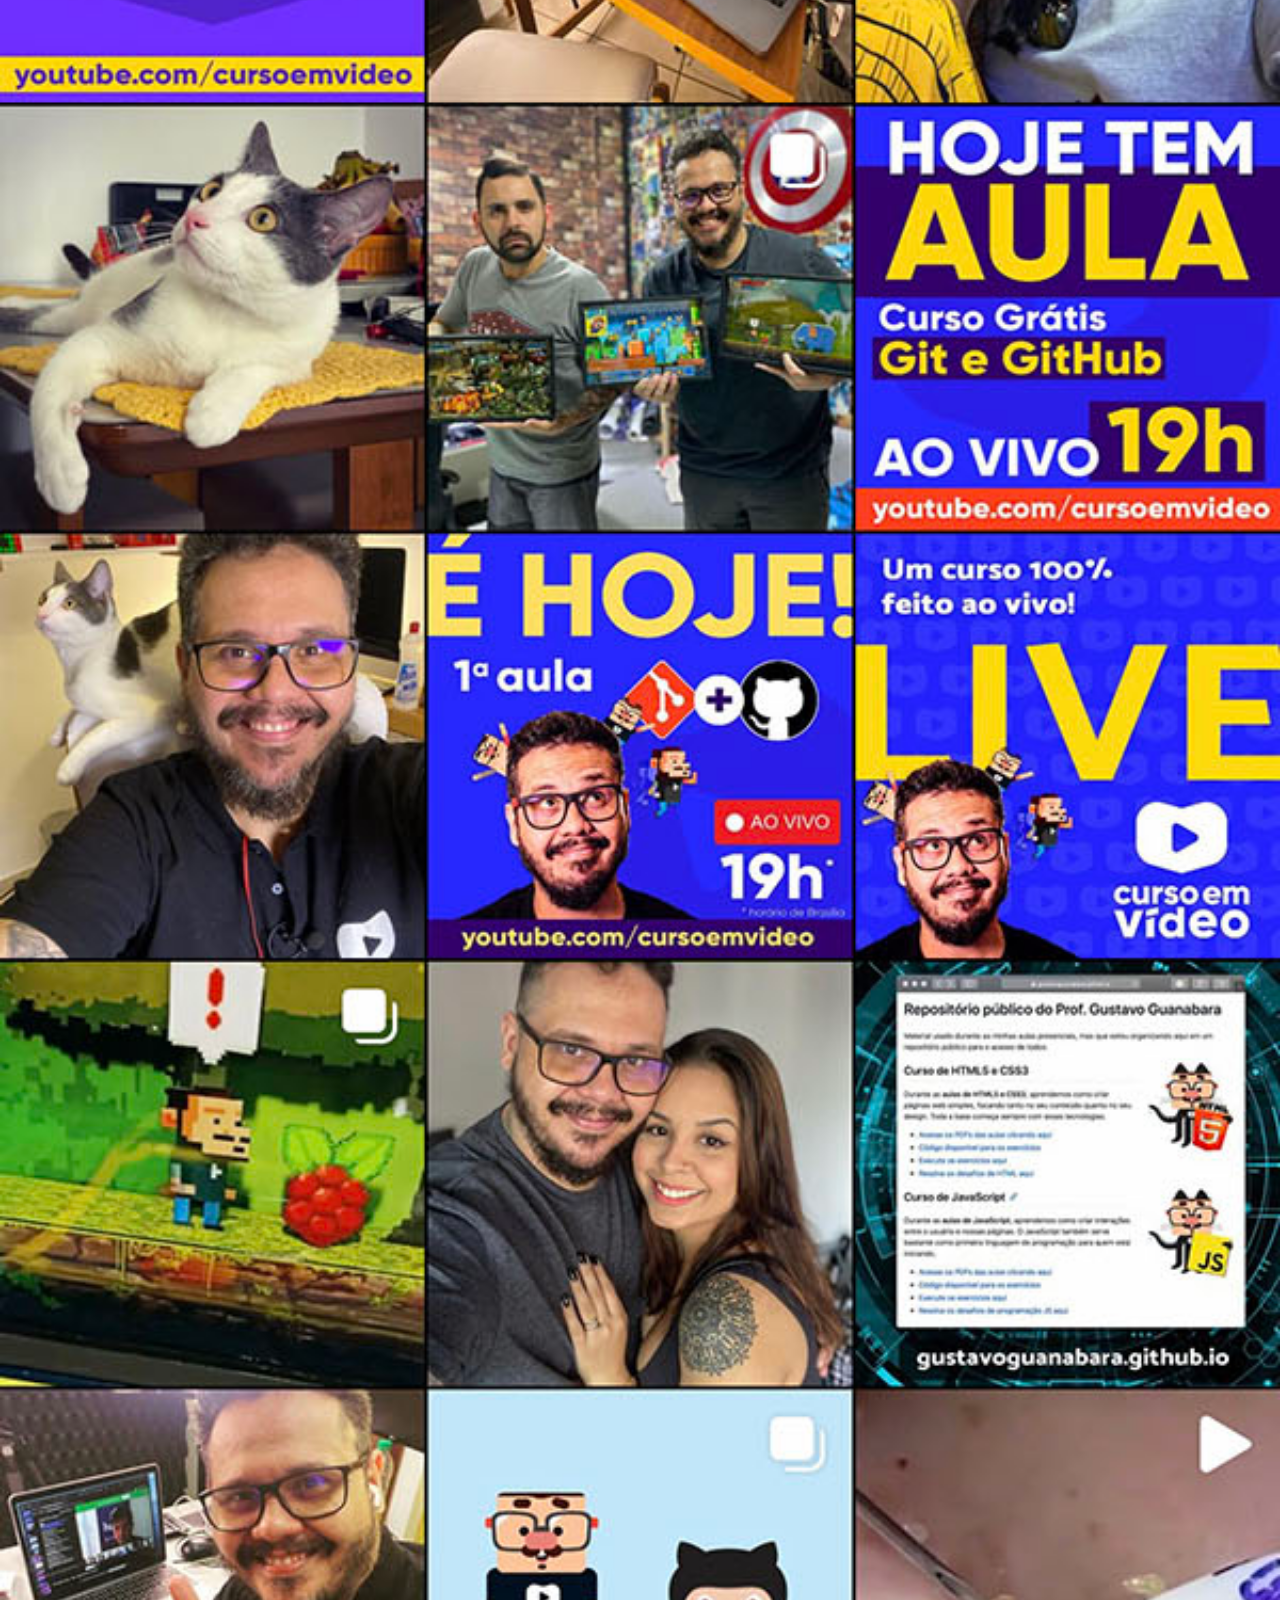
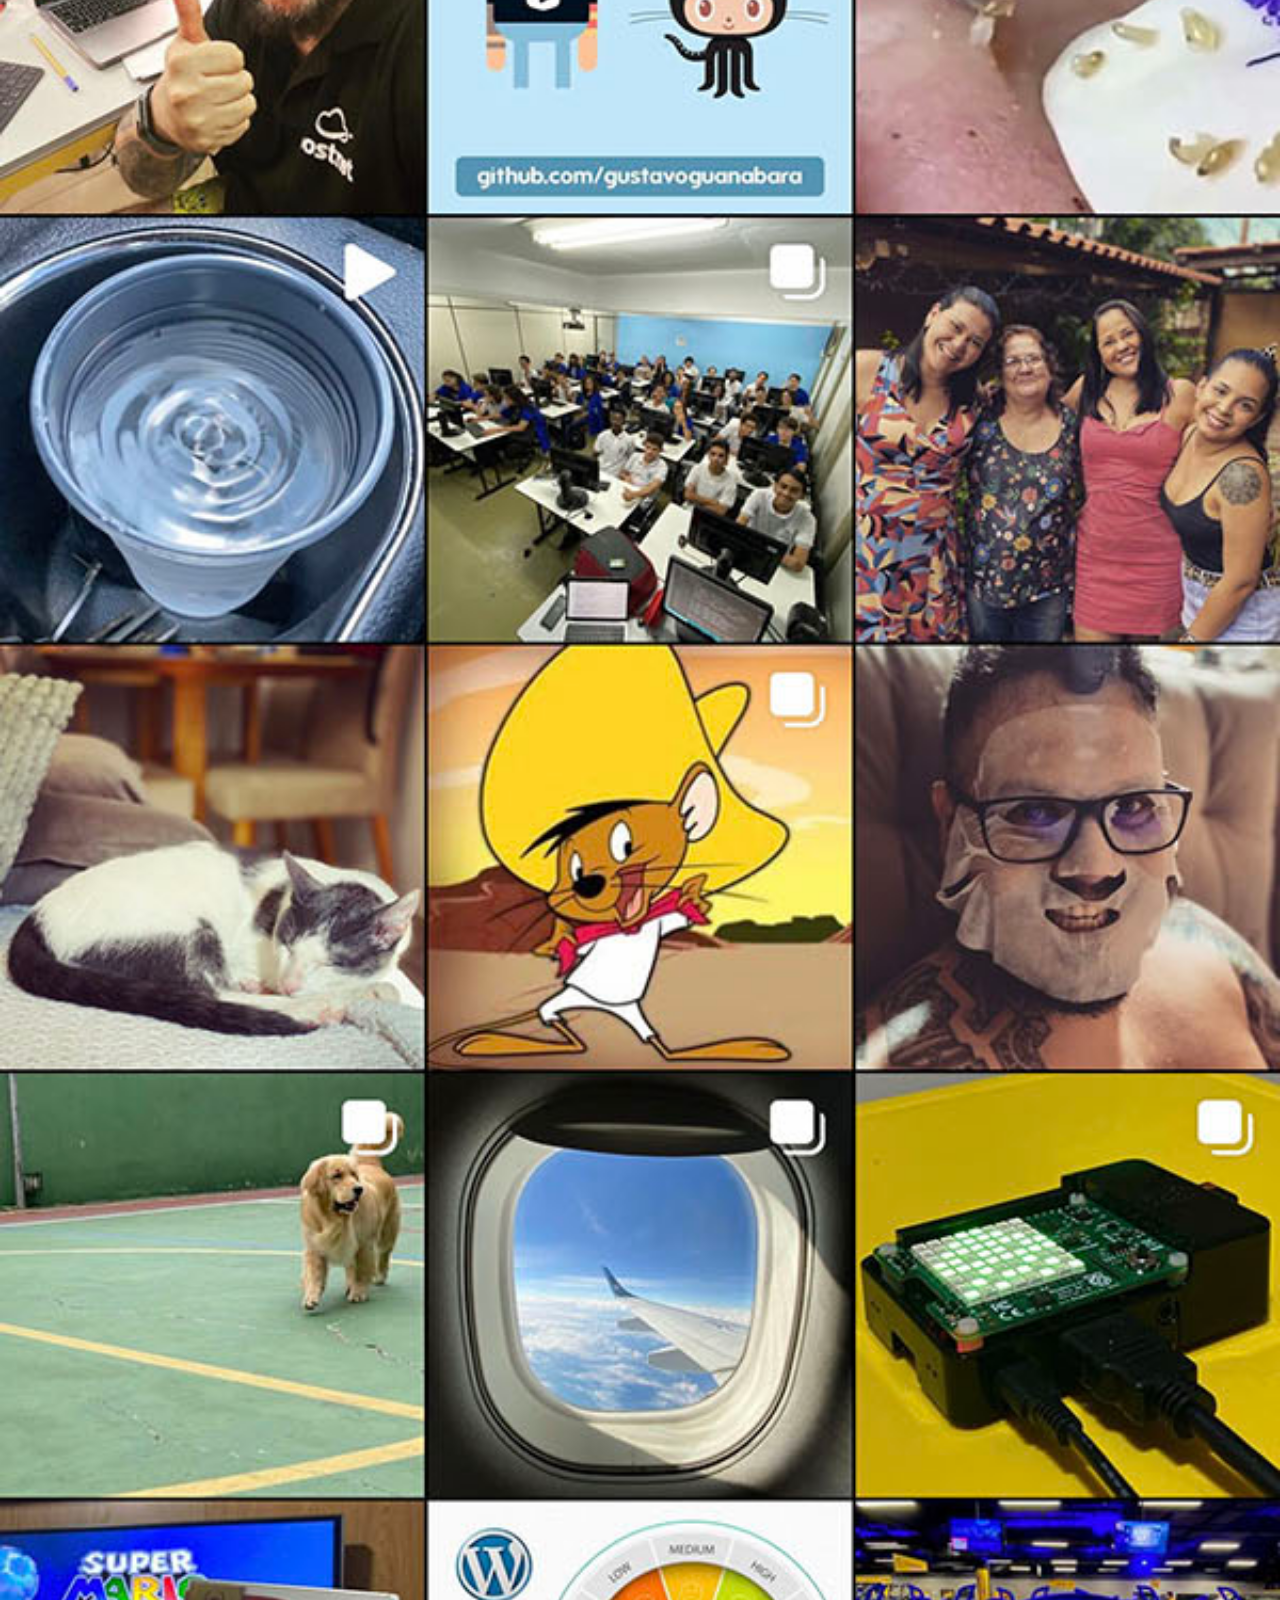
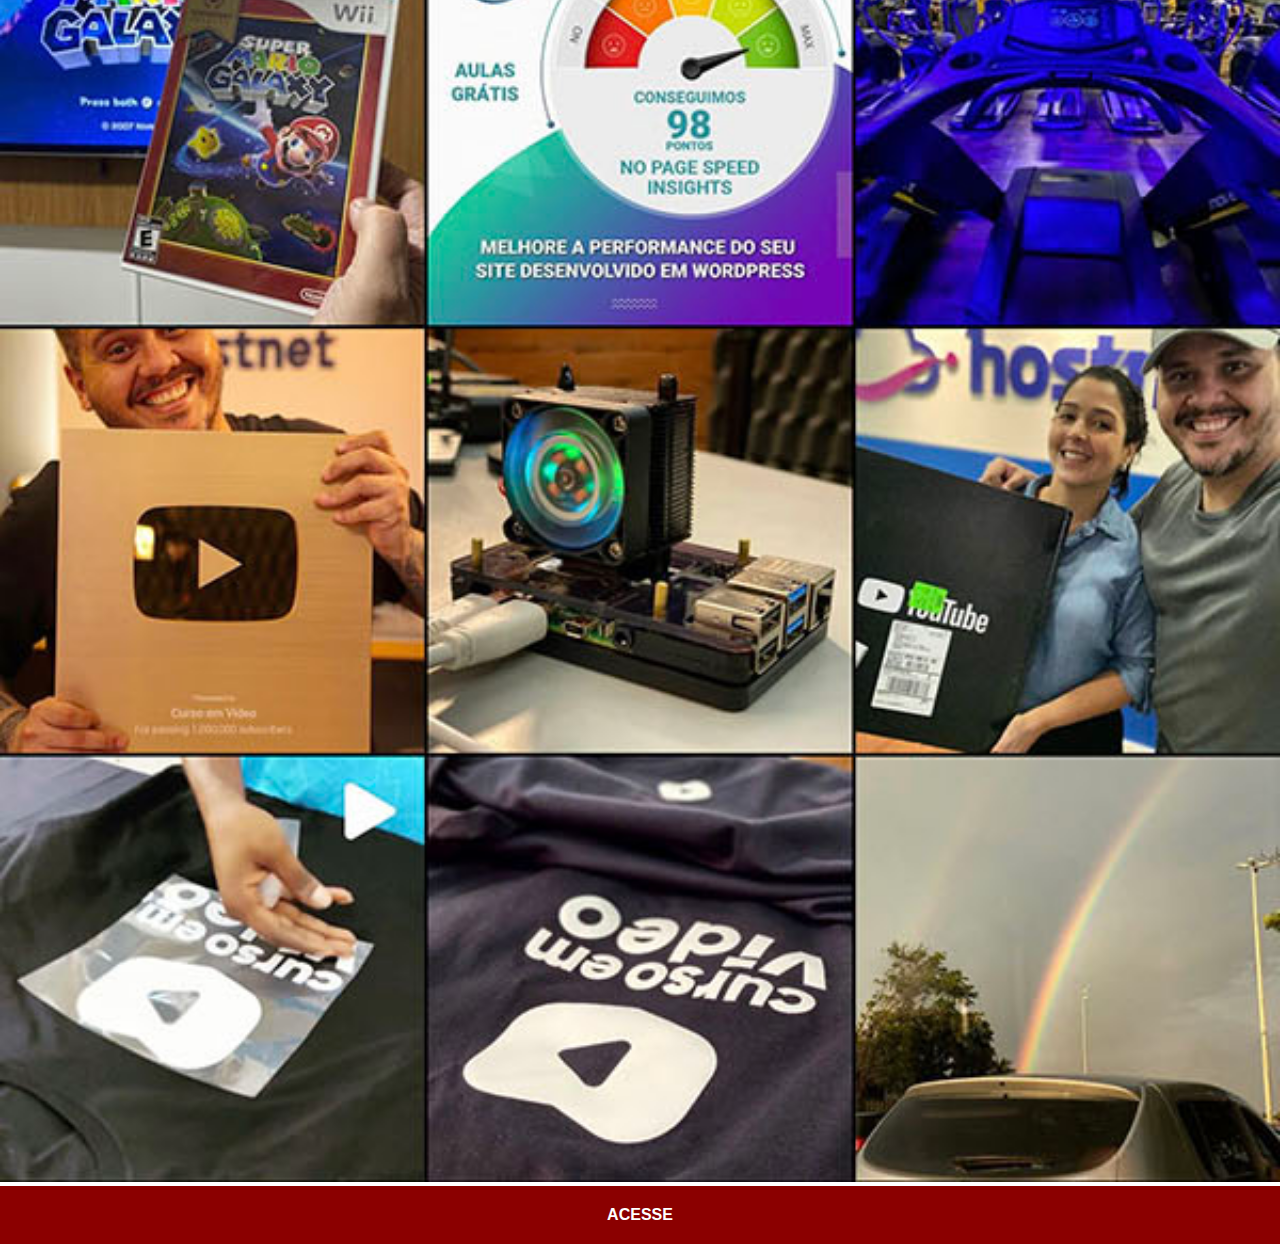
<file: instagram.html>
<!DOCTYPE html>
<html lang="pt-br">
<head>
    <meta charset="UTF-8">
    <meta name="viewport" content="width=device-width, initial-scale=1.0">
    <title>Instagram</title>
    <link rel="stylesheet" href="estilos/social.css">
</head>
<body>
    <img src="pacote-d013/imagens/tela-instagram.jpg" alt="Instagram">
    <a href="https://www.instagram.com/gustavoguanabara" target="_blank">ACESSE</a>
</body>
</html>
</file>
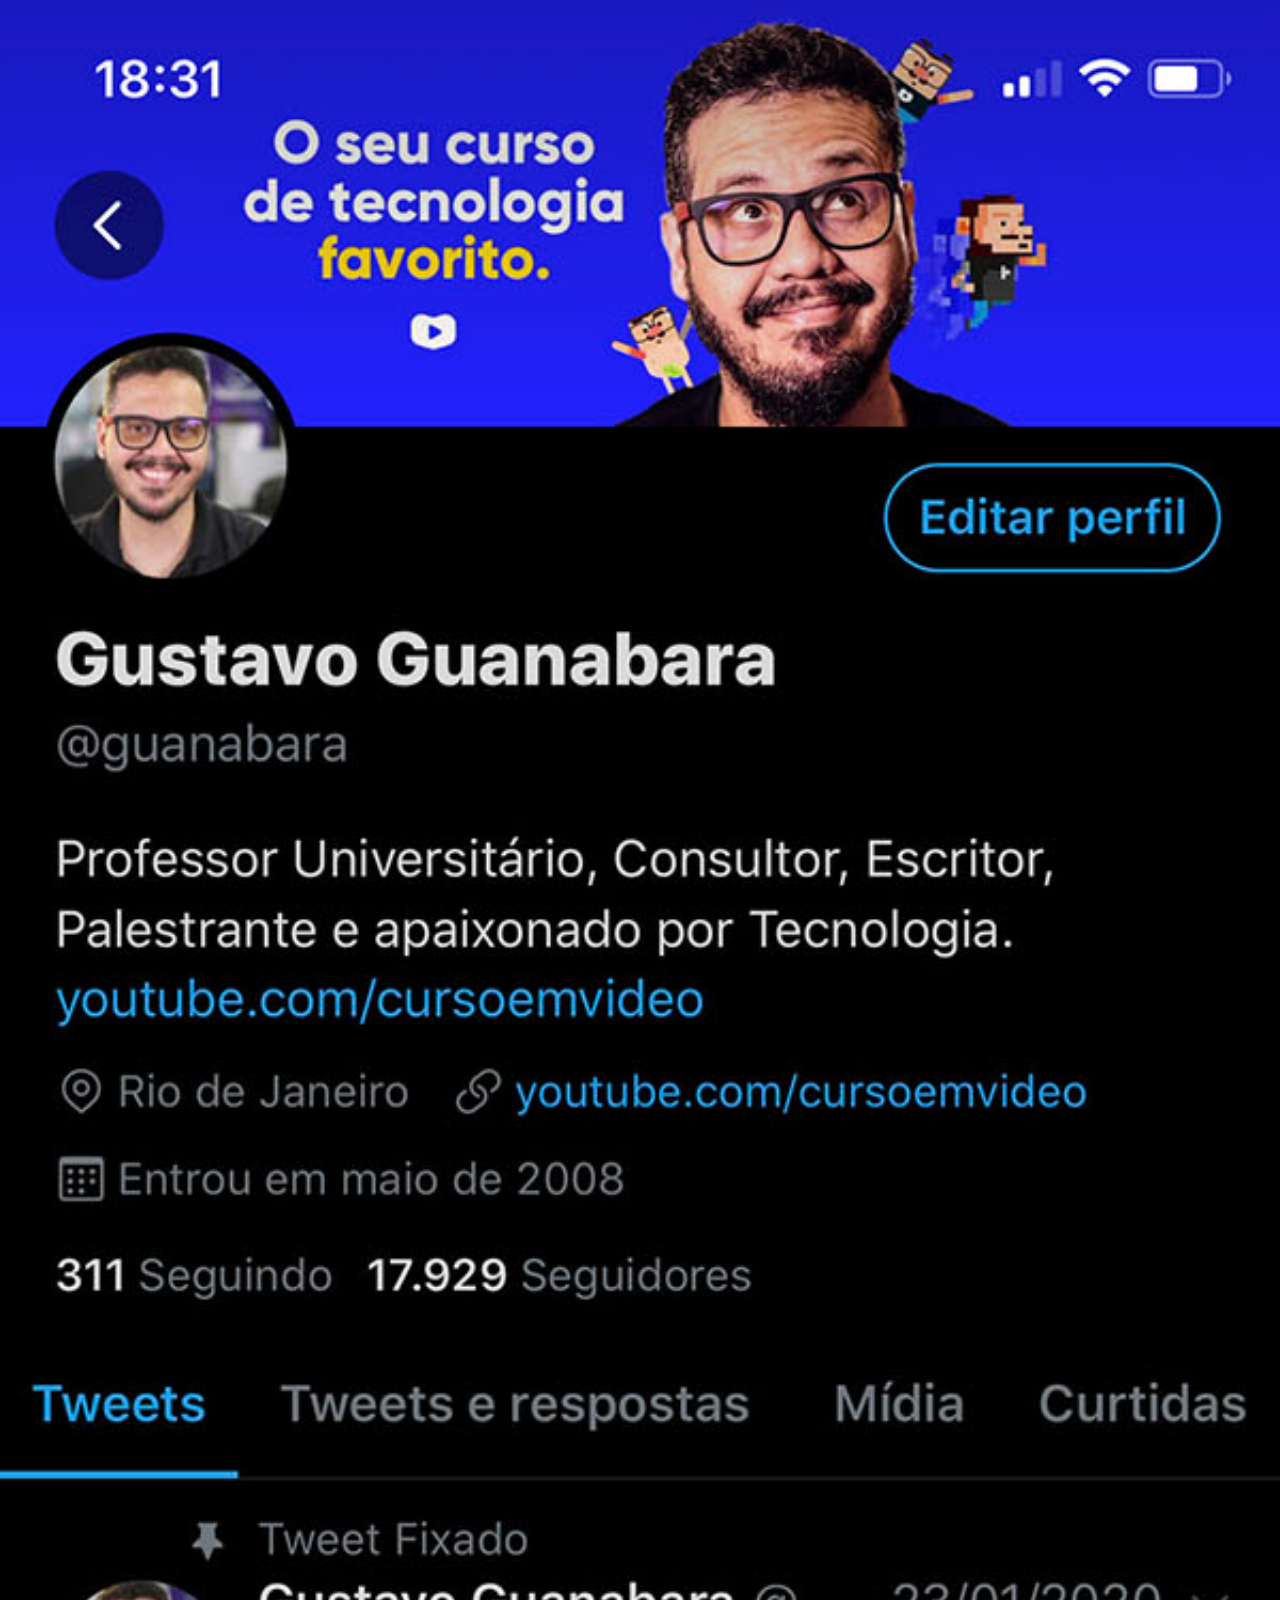
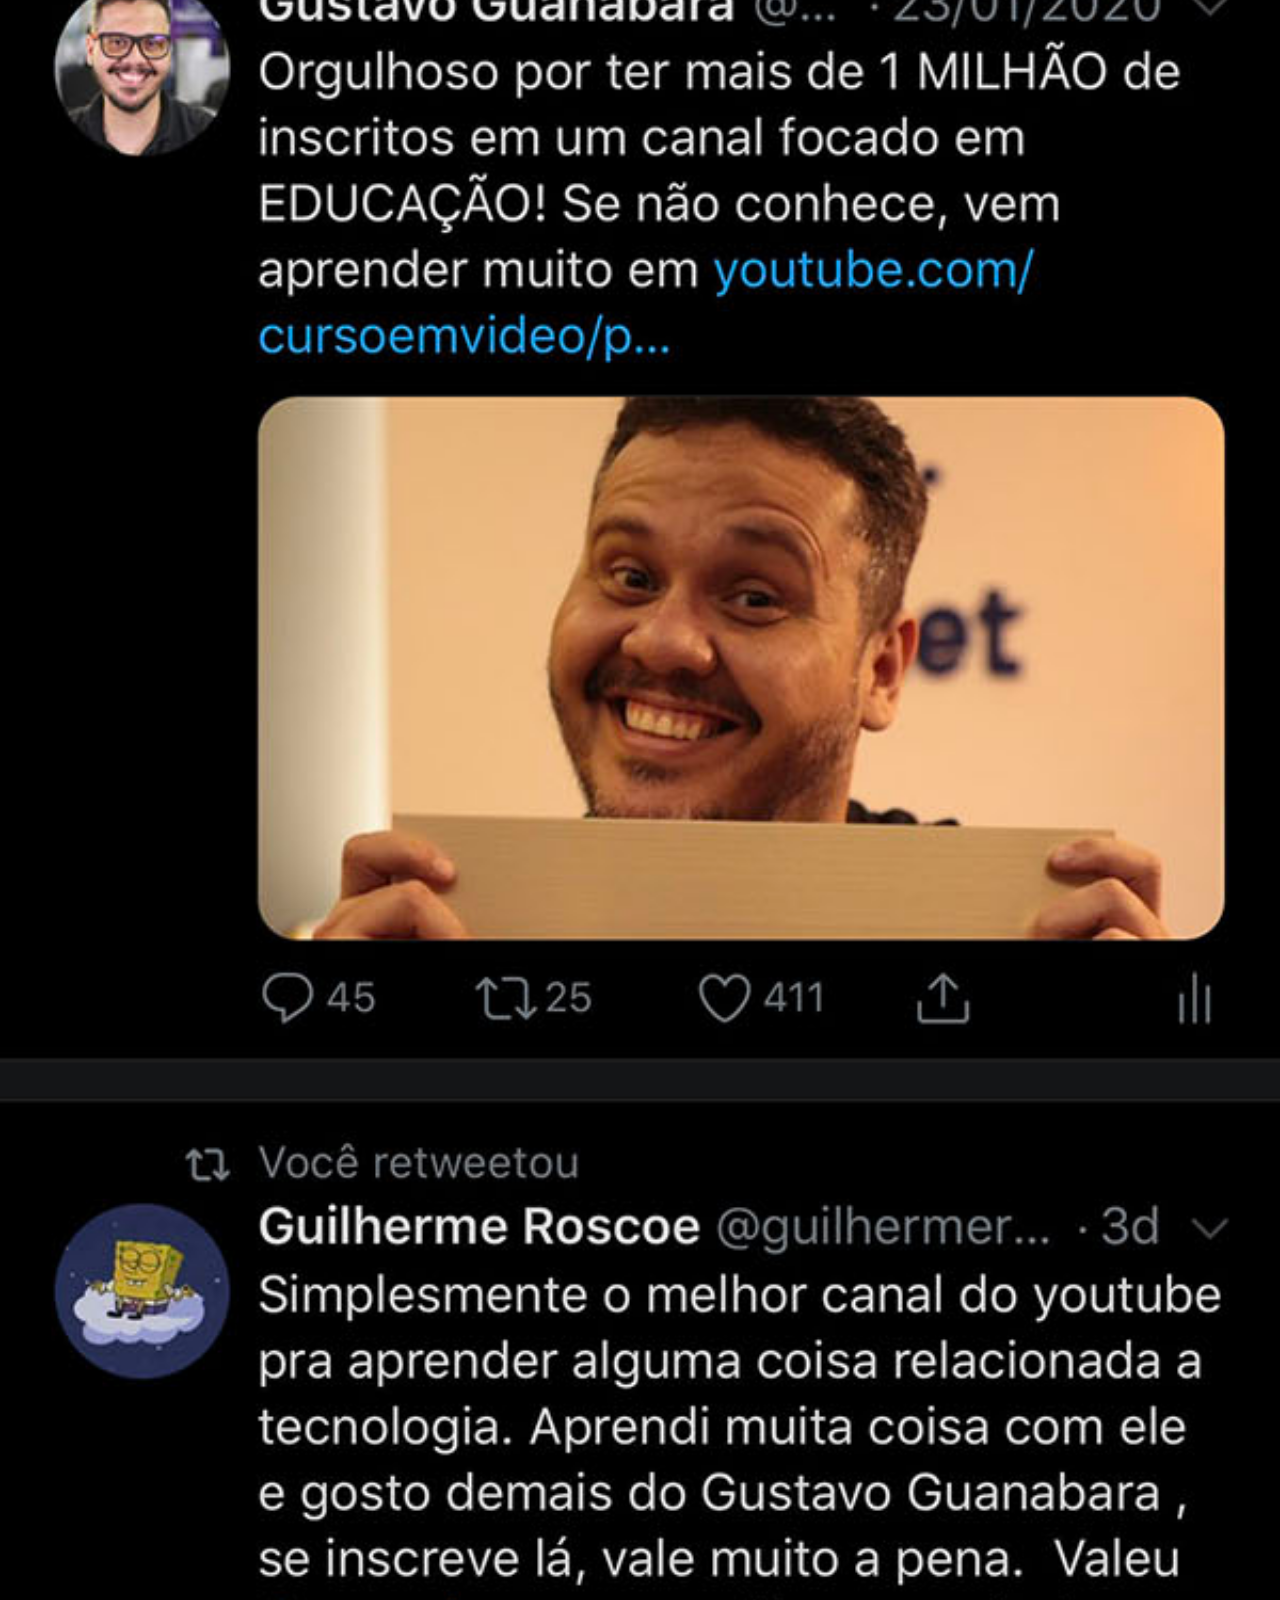
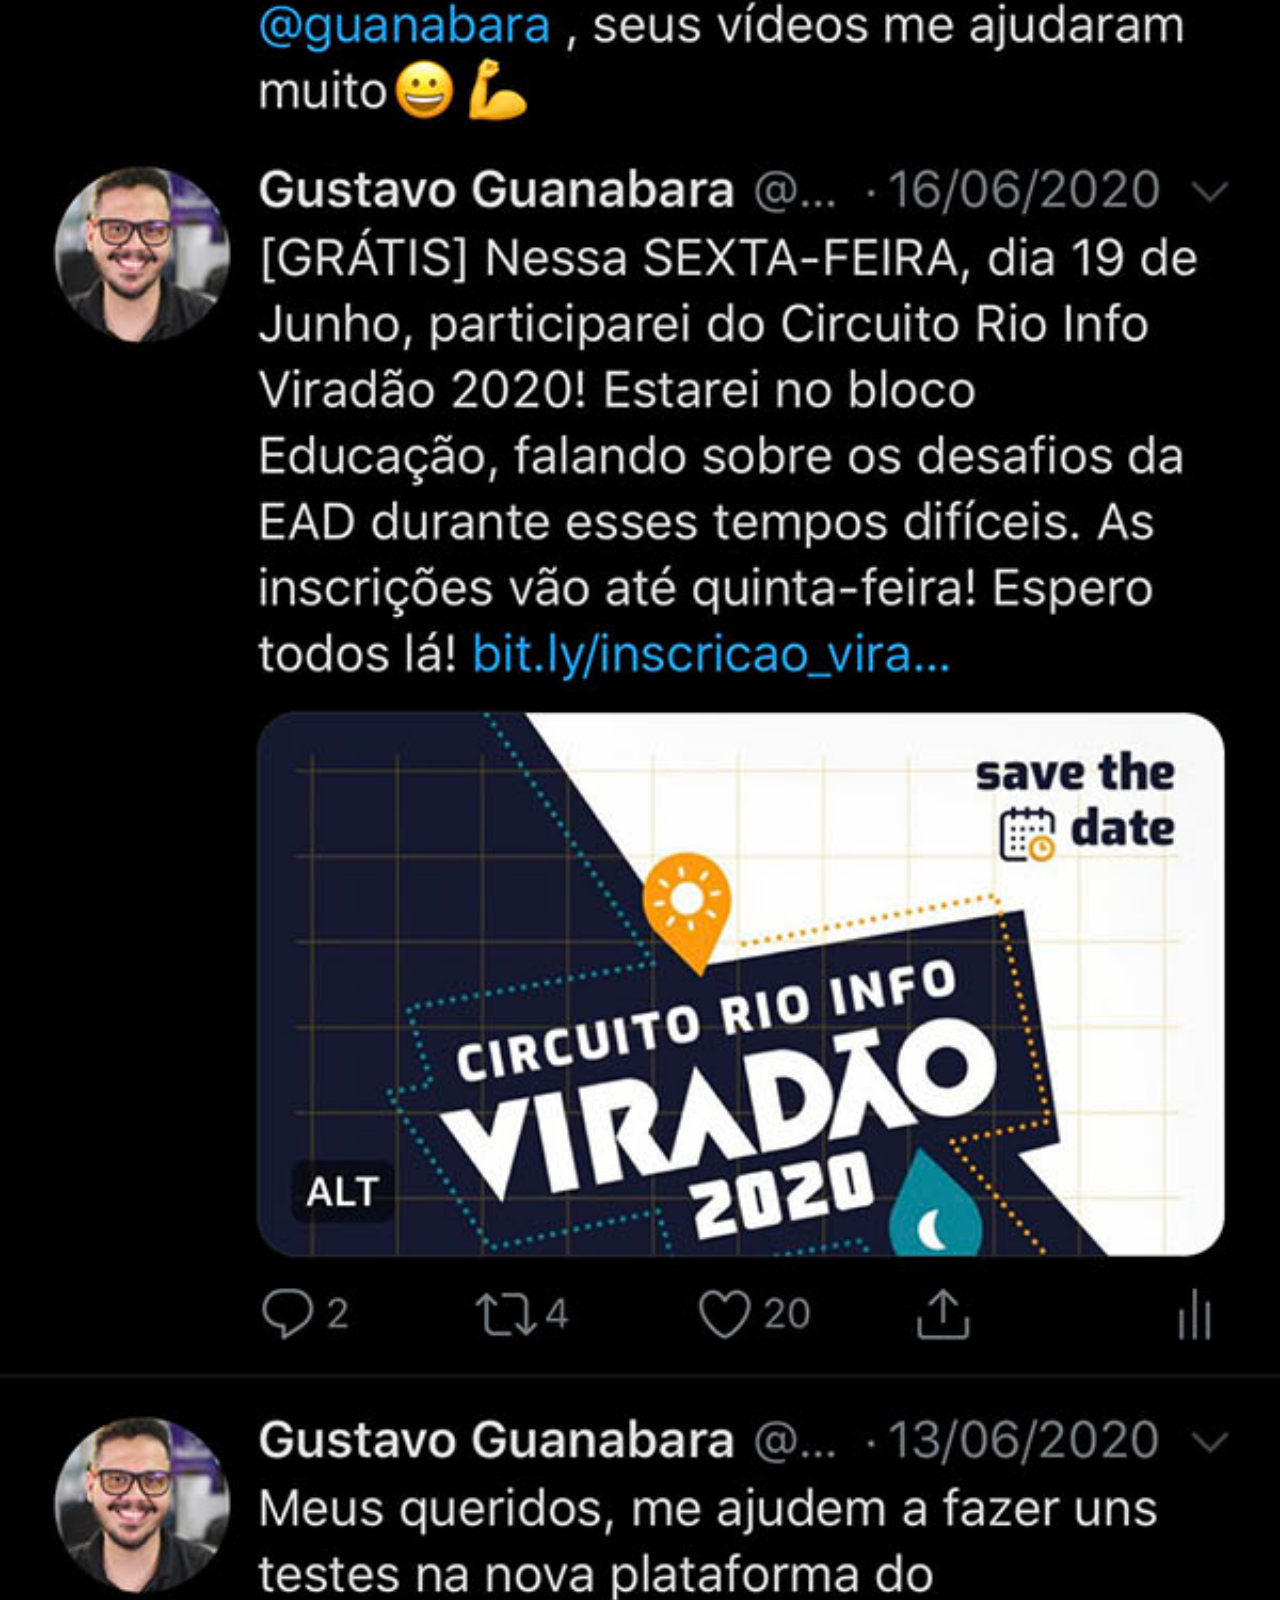
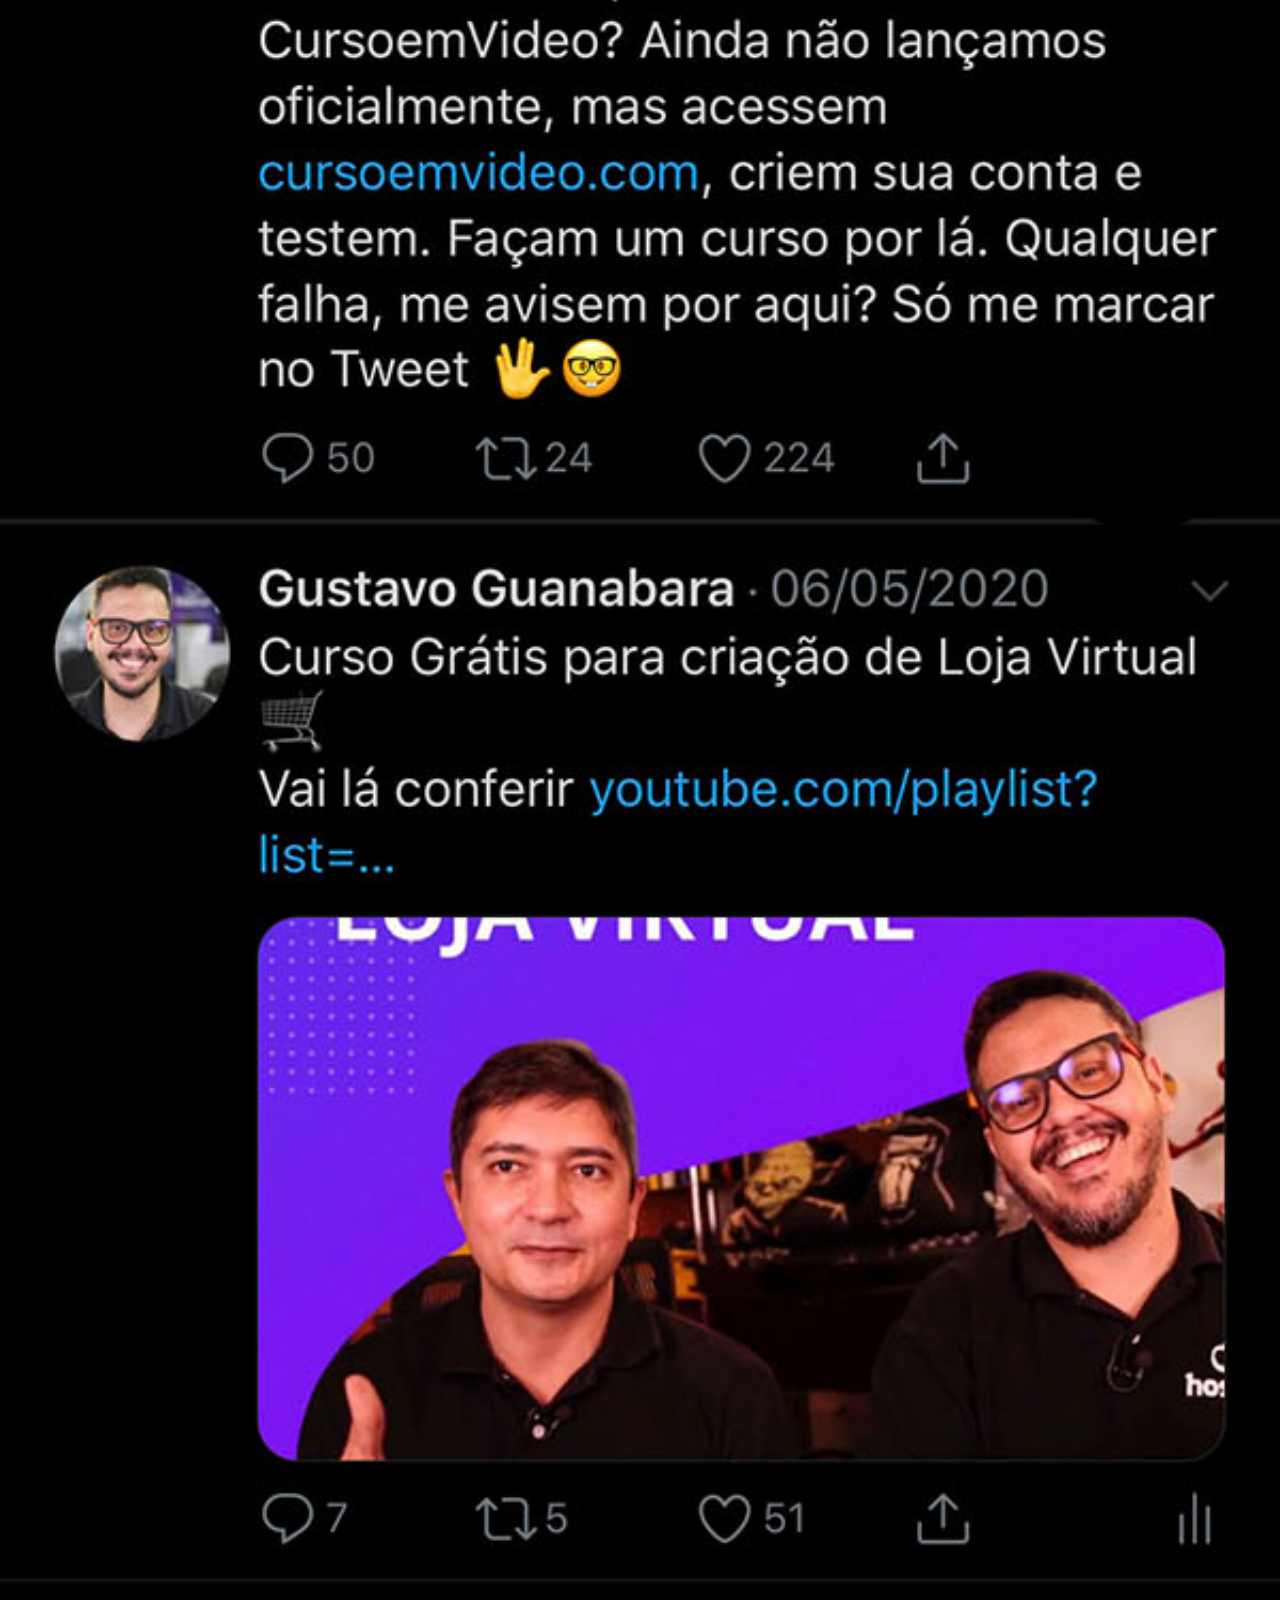
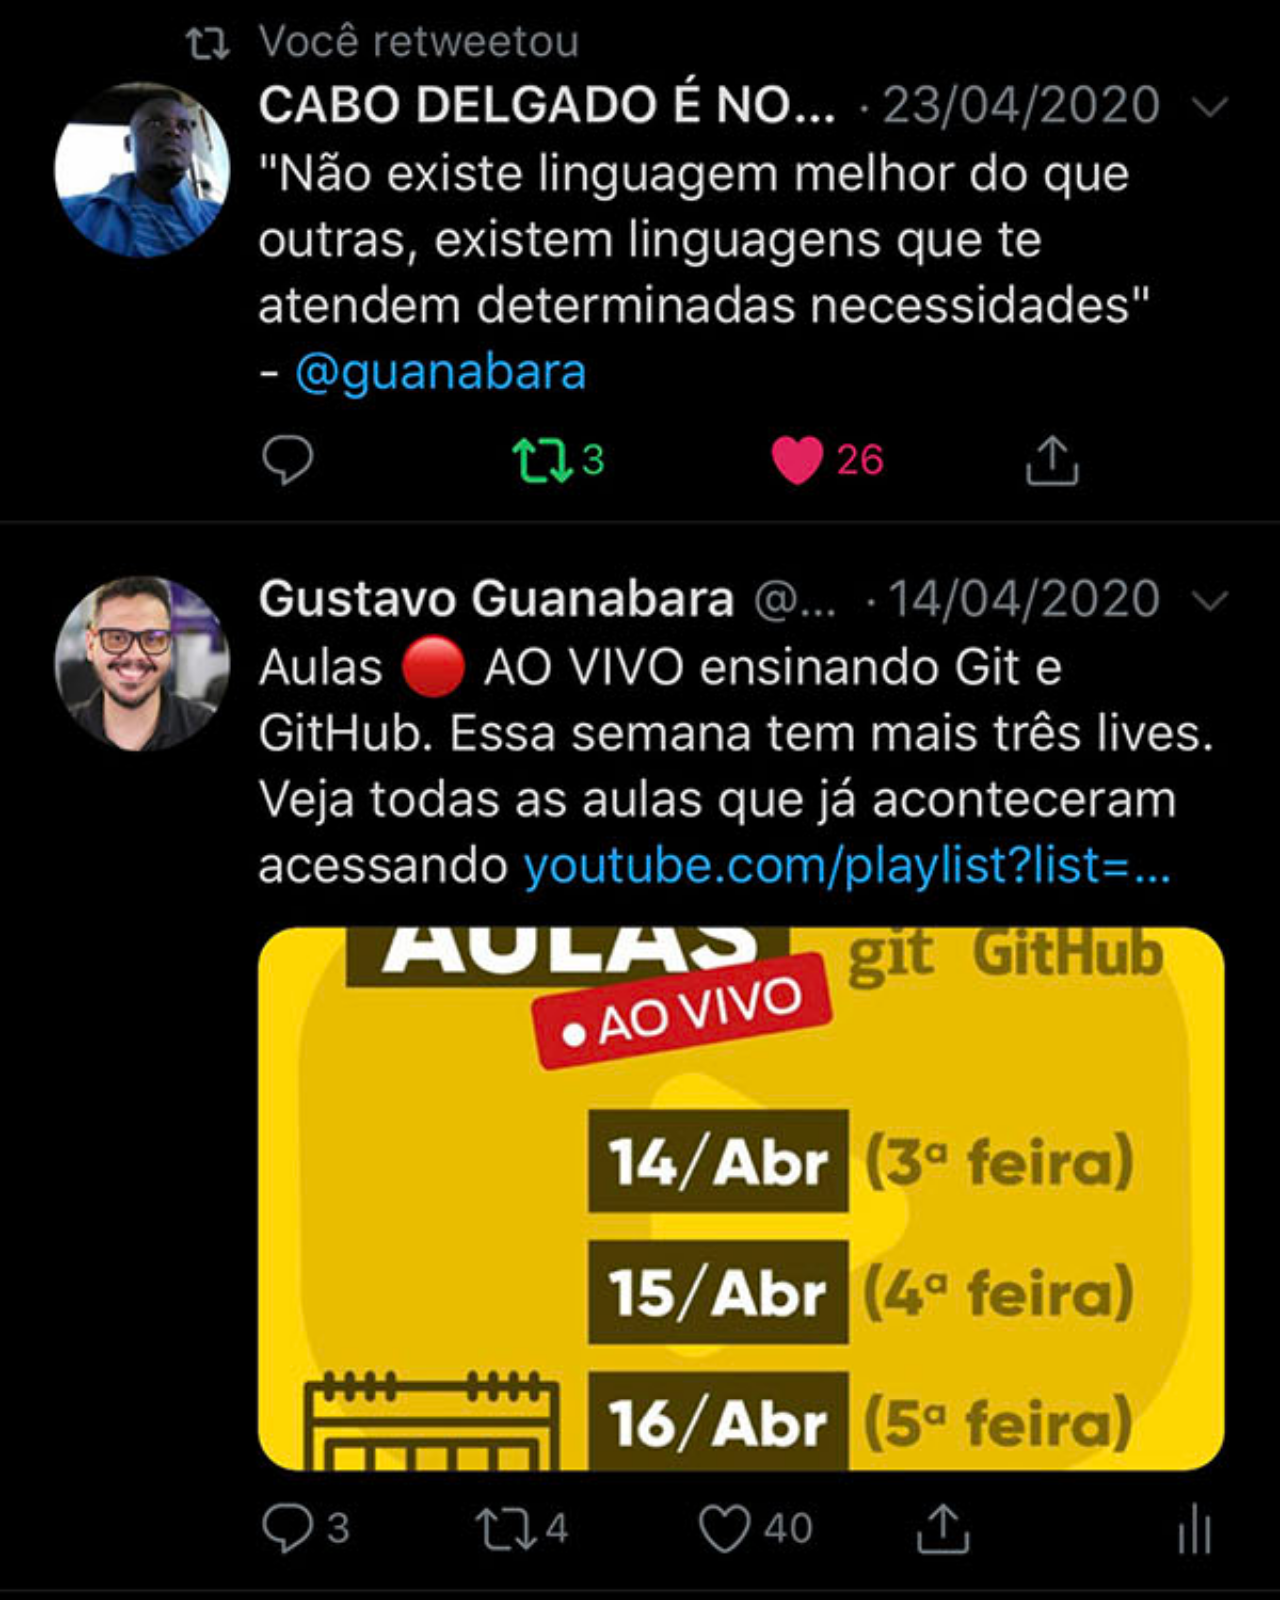
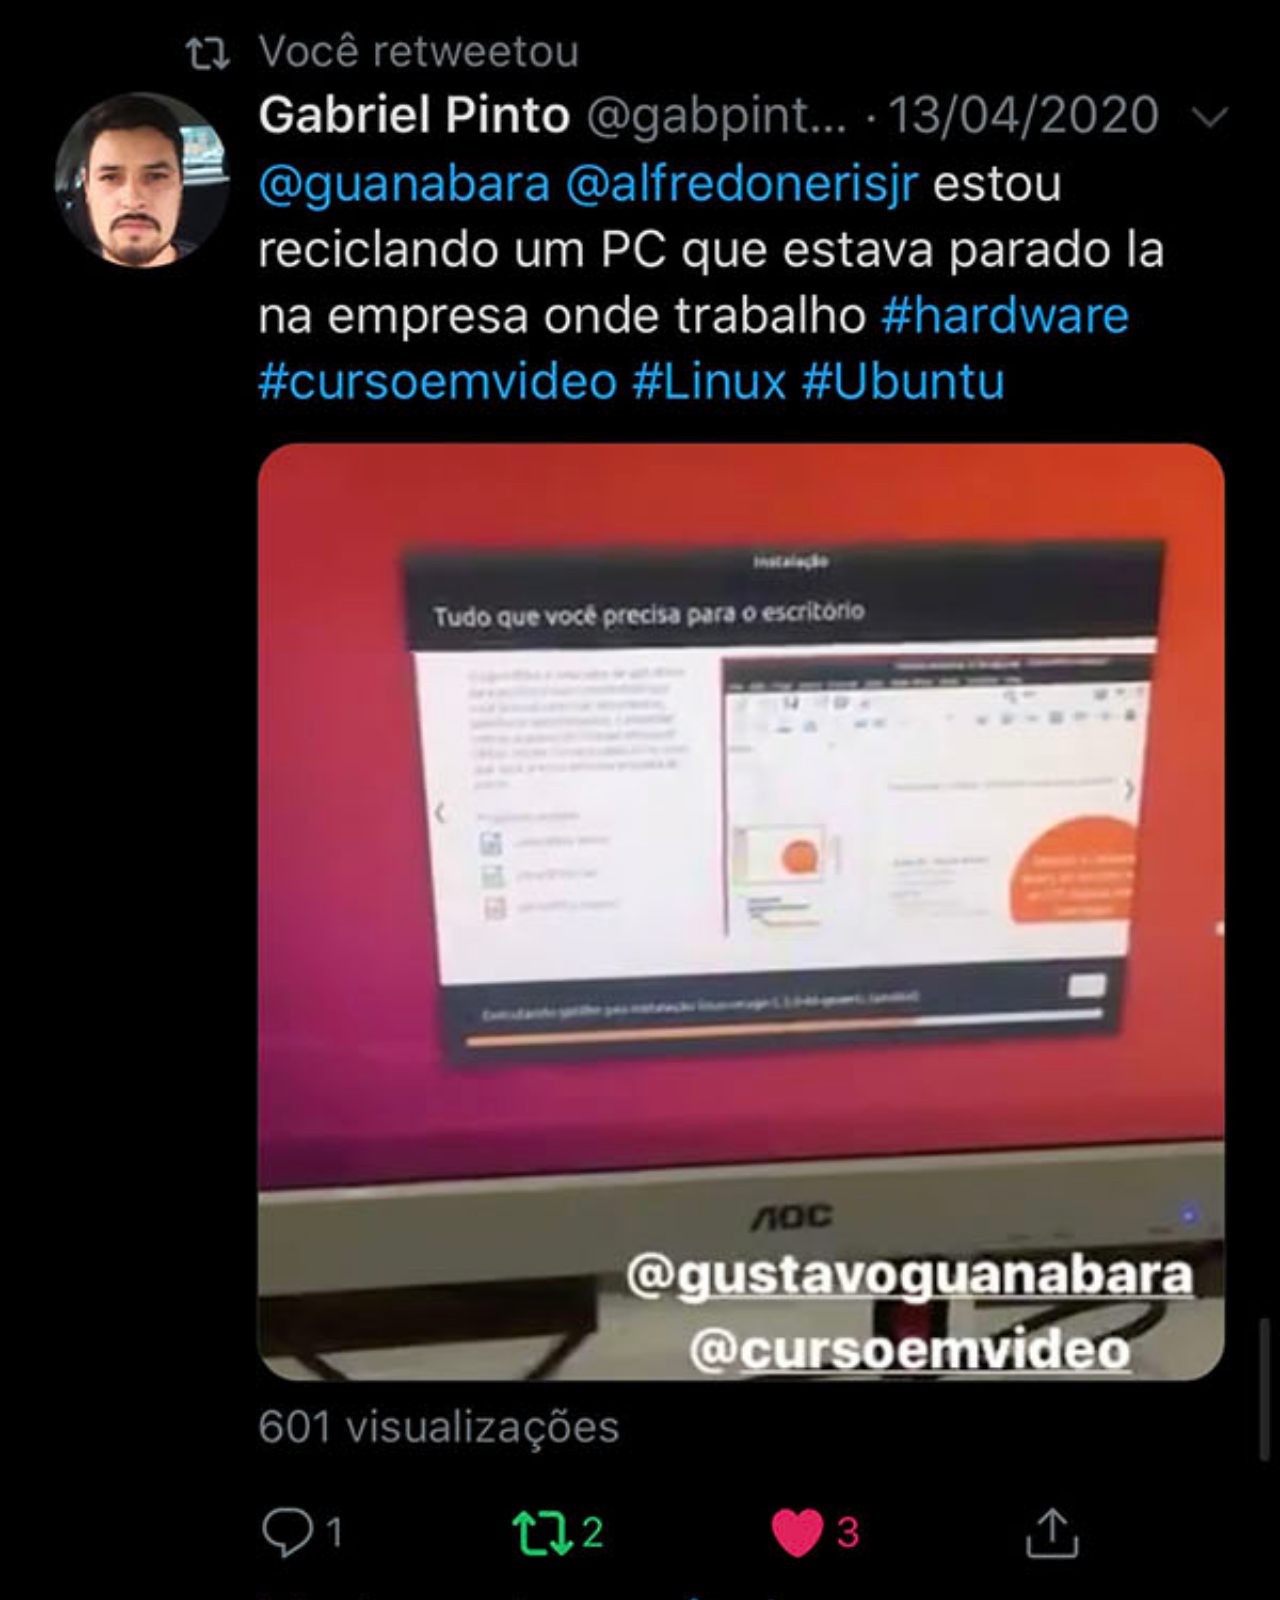
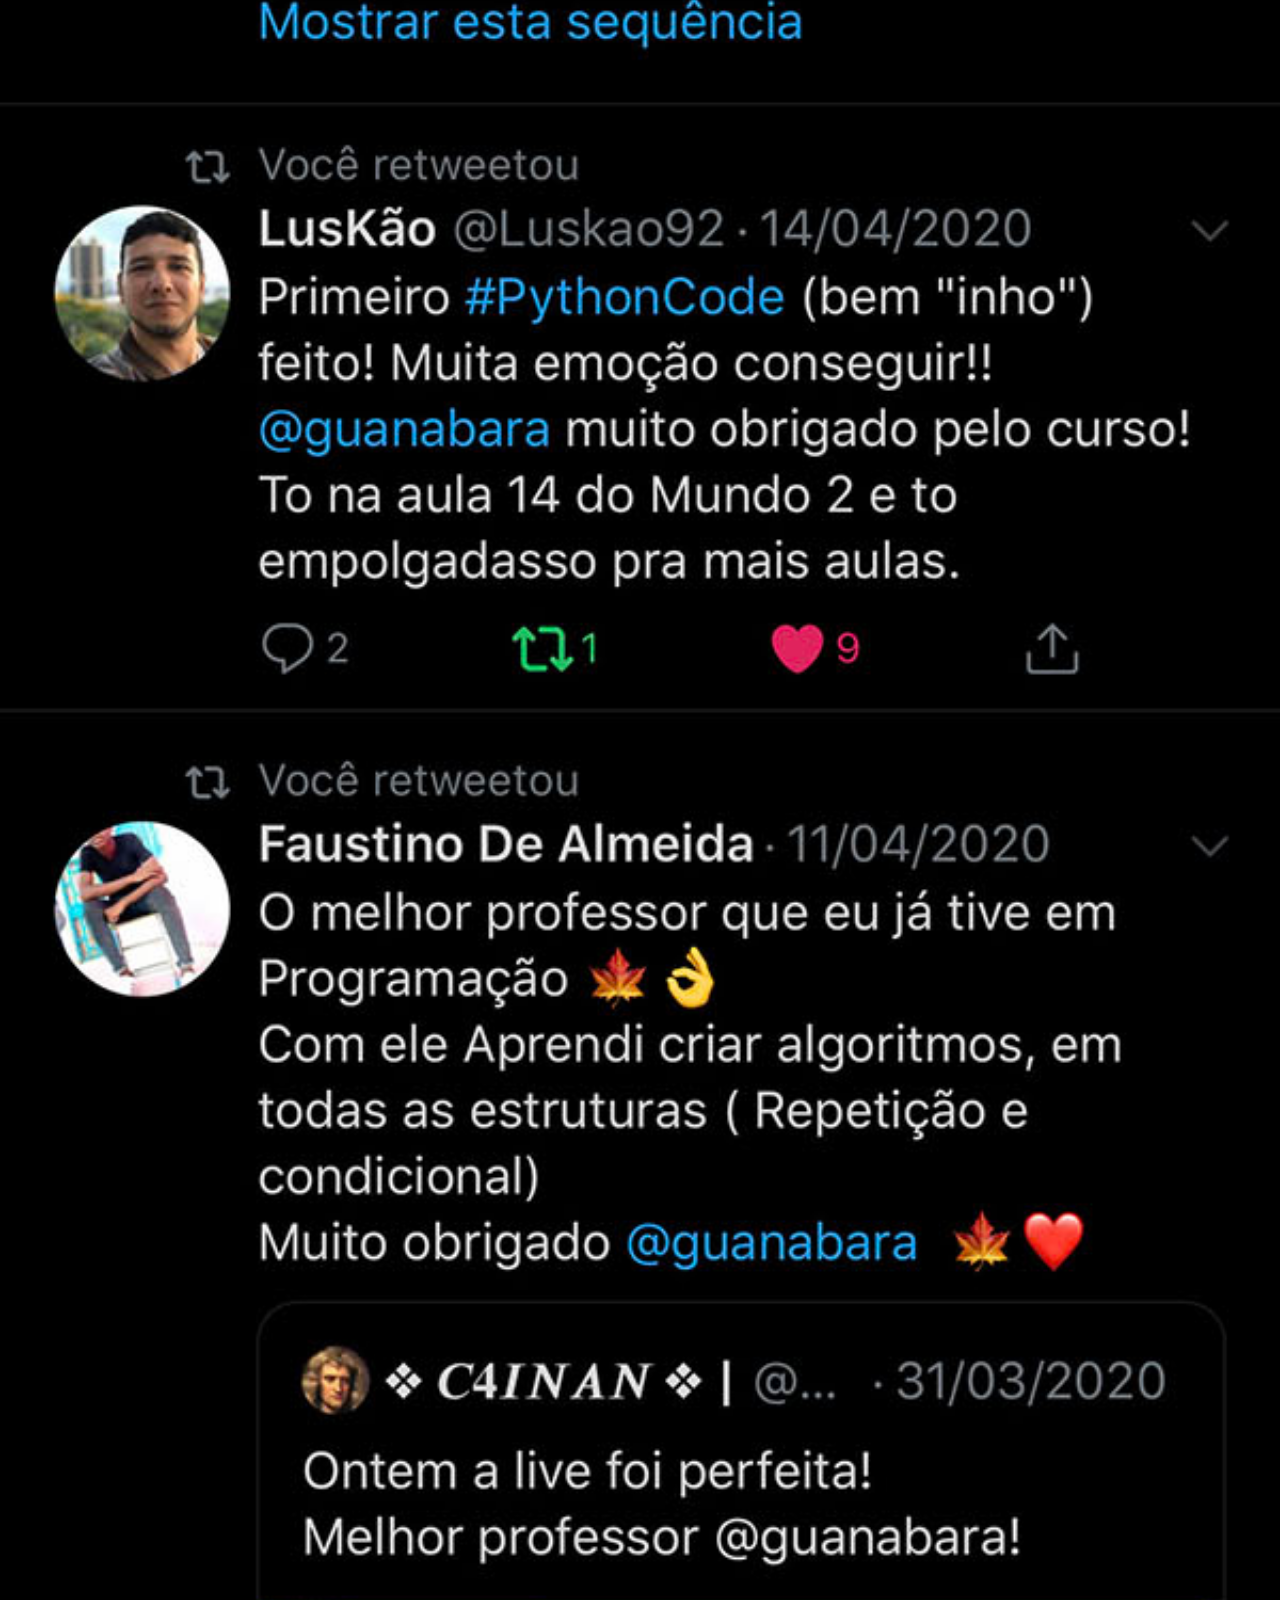
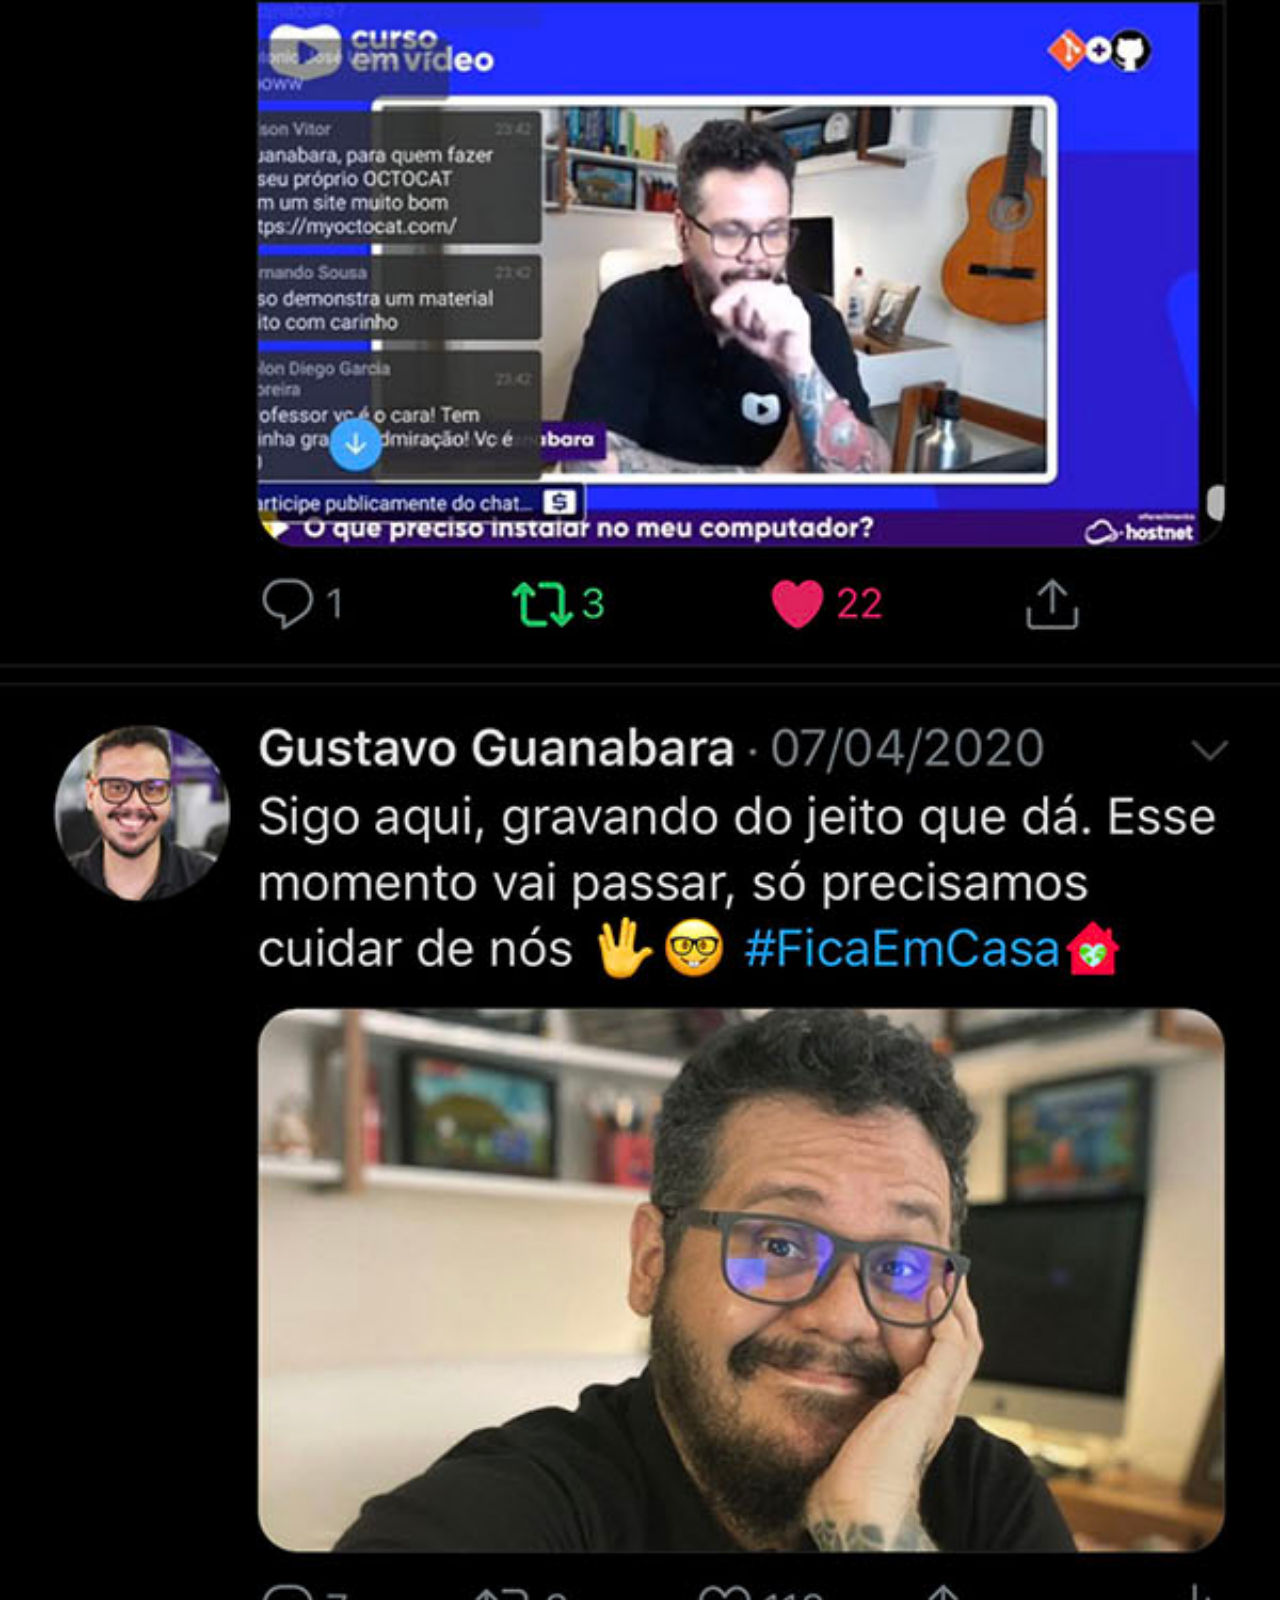
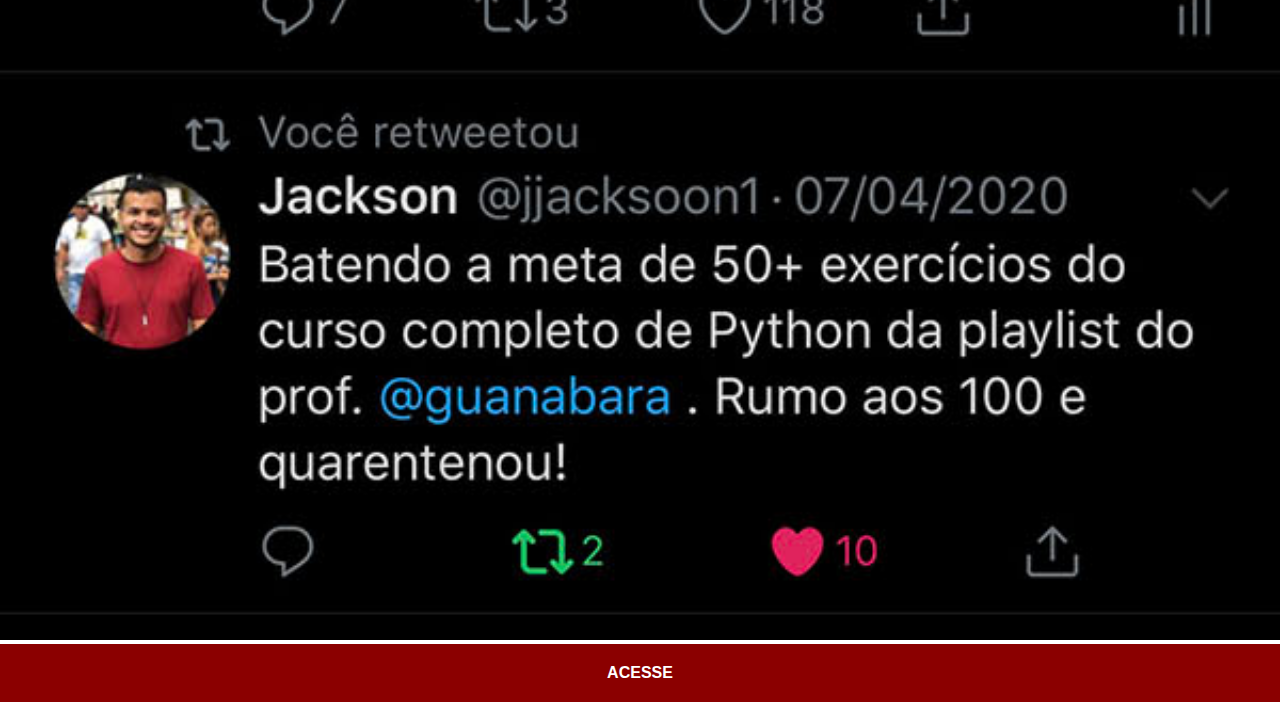
<file: twitter.html>
<!DOCTYPE html>
<html lang="pt-br">
<head>
    <meta charset="UTF-8">
    <meta name="viewport" content="width=device-width, initial-scale=1.0">
    <title>Twitter</title>
    <link rel="stylesheet" href="estilos/social.css">
</head>
<body>
    <img src="pacote-d013/imagens/tela-twitter.jpg" alt="Twitter">
    <a href="https://x.com/guanabara" target="_blank">ACESSE</a>
</body>
</html>
</file>
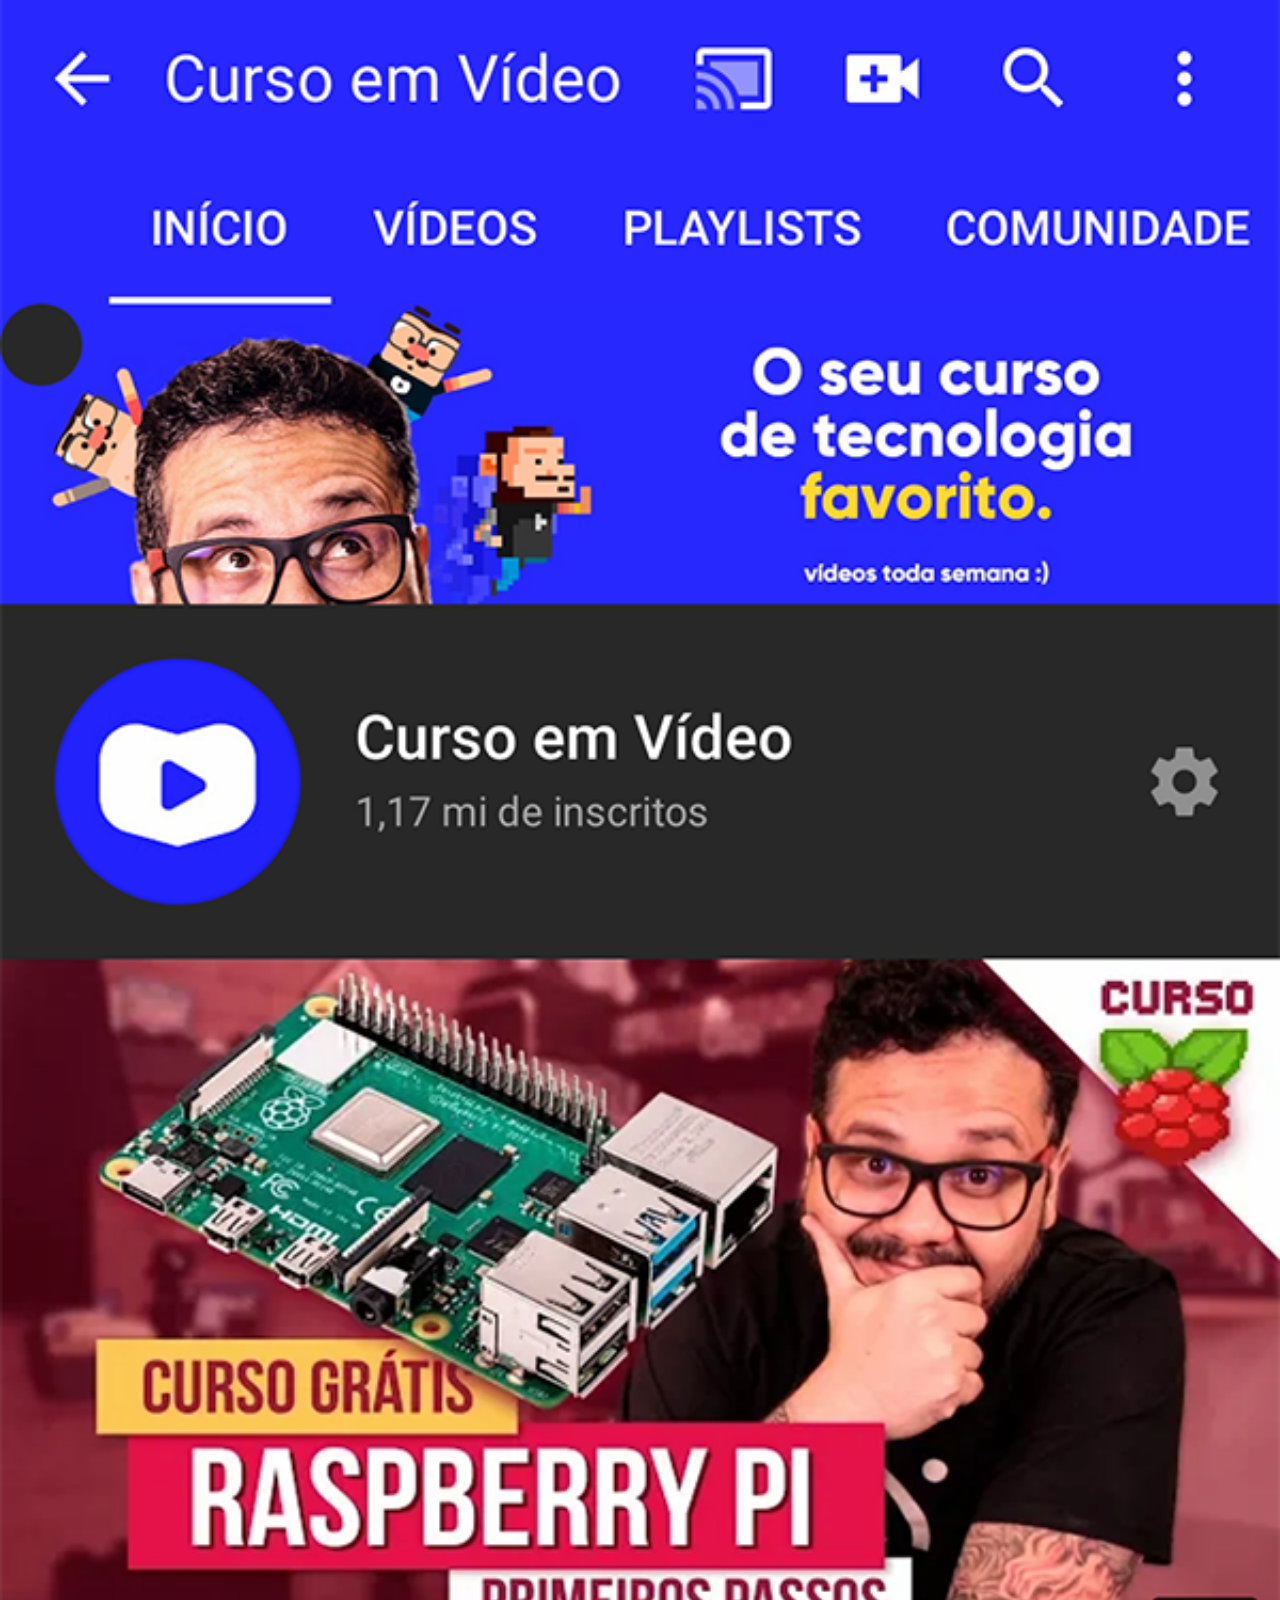
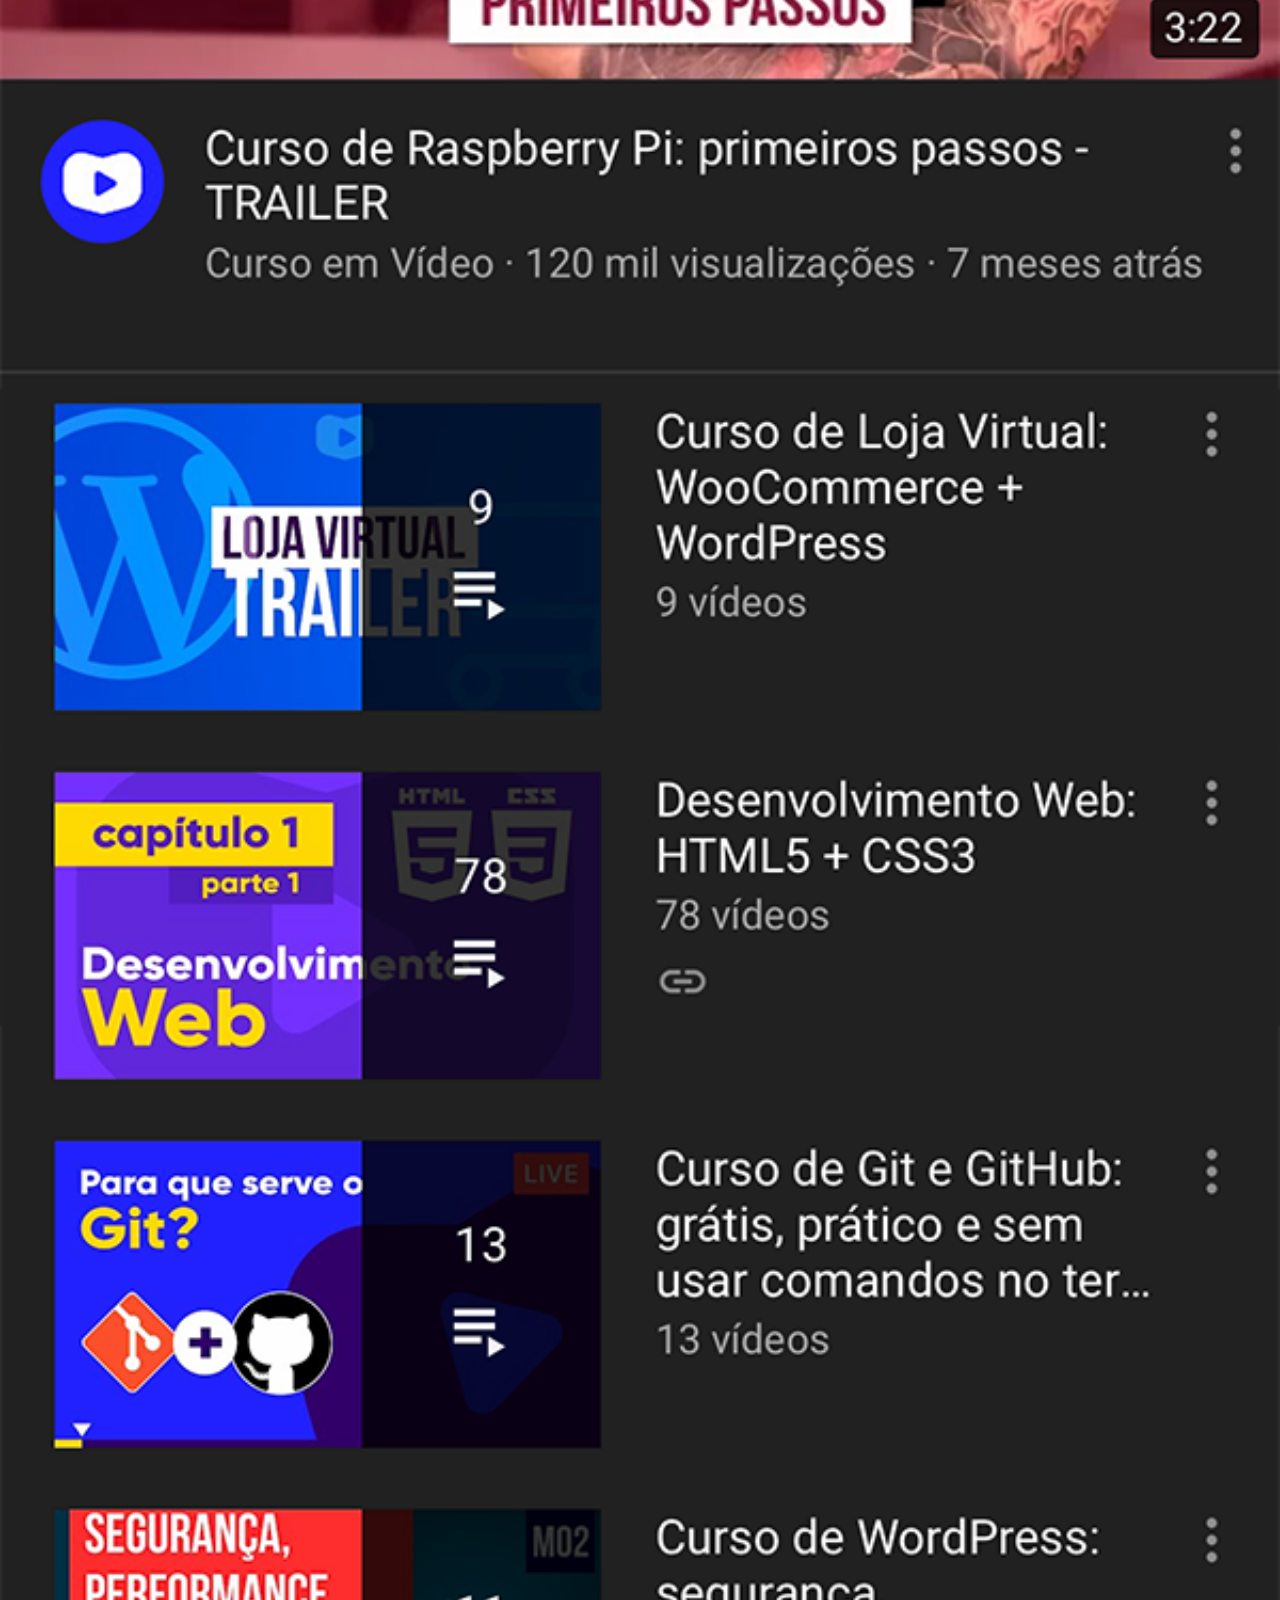
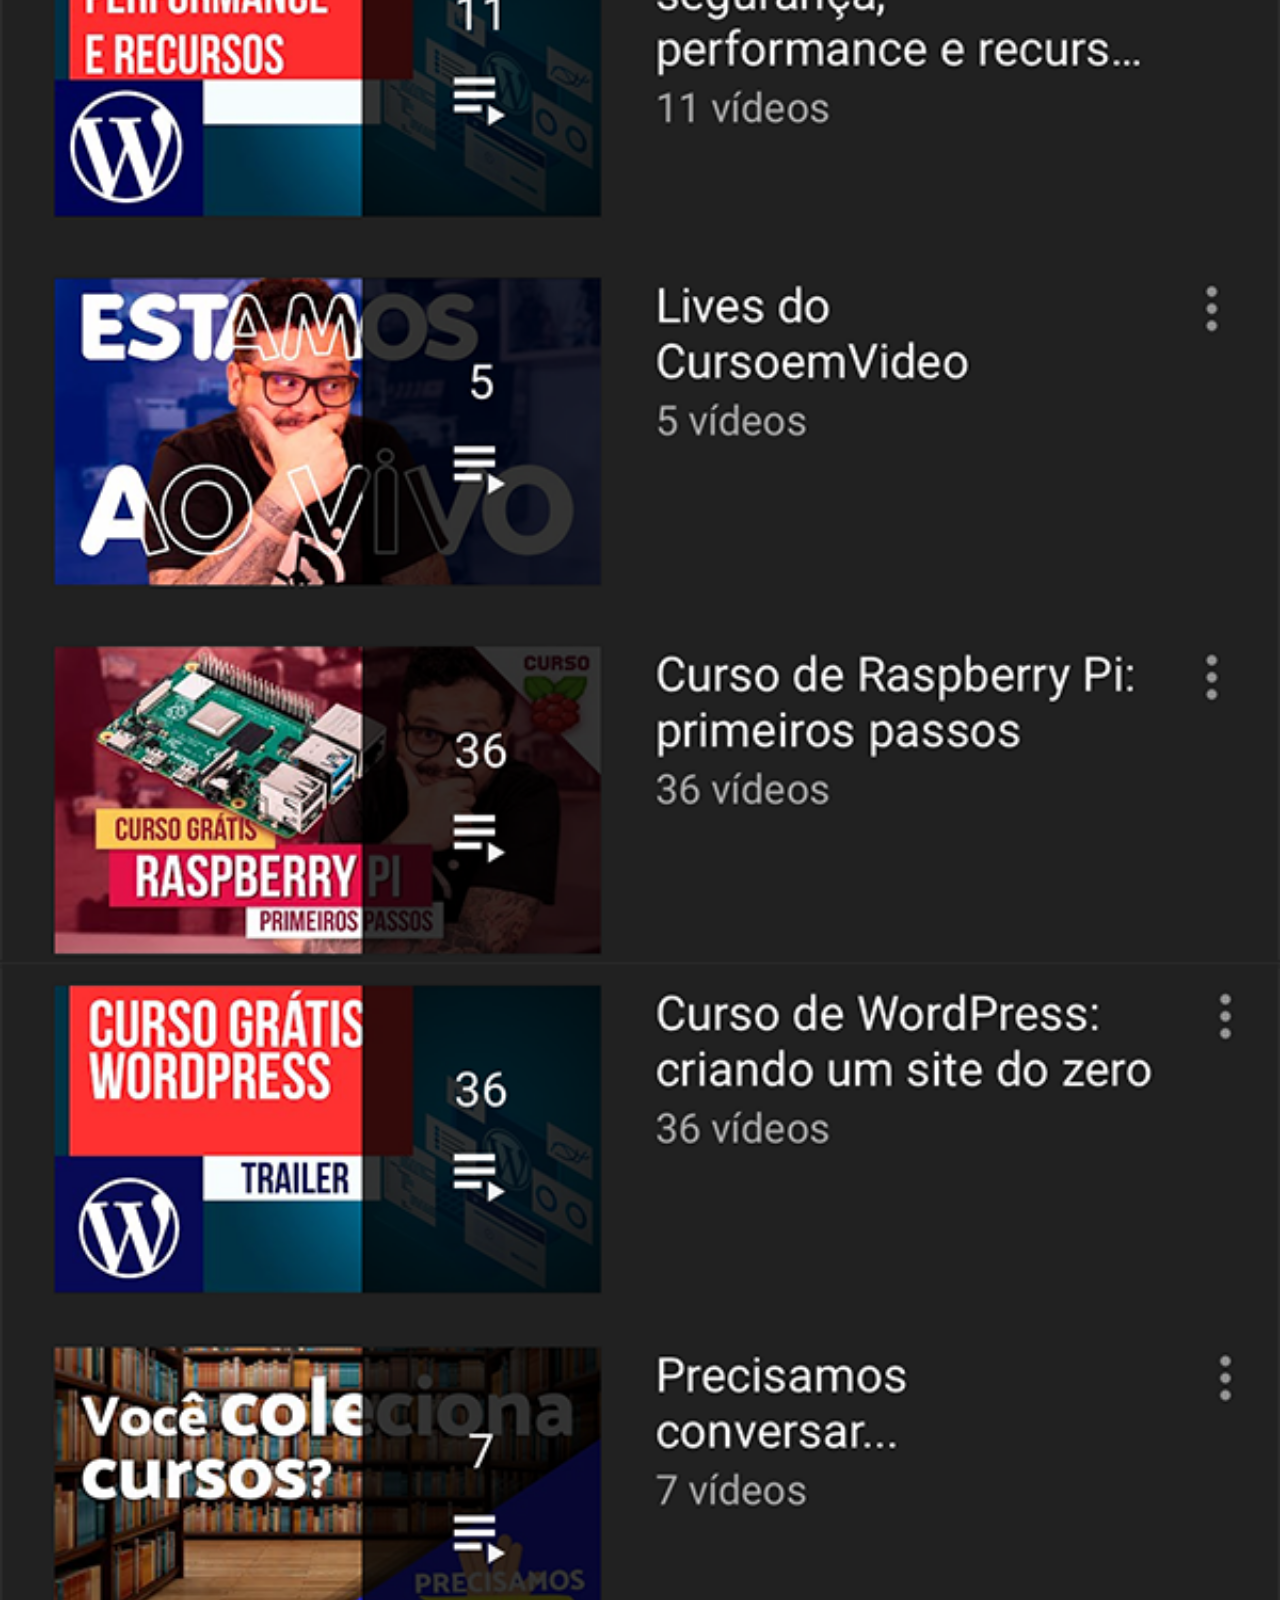
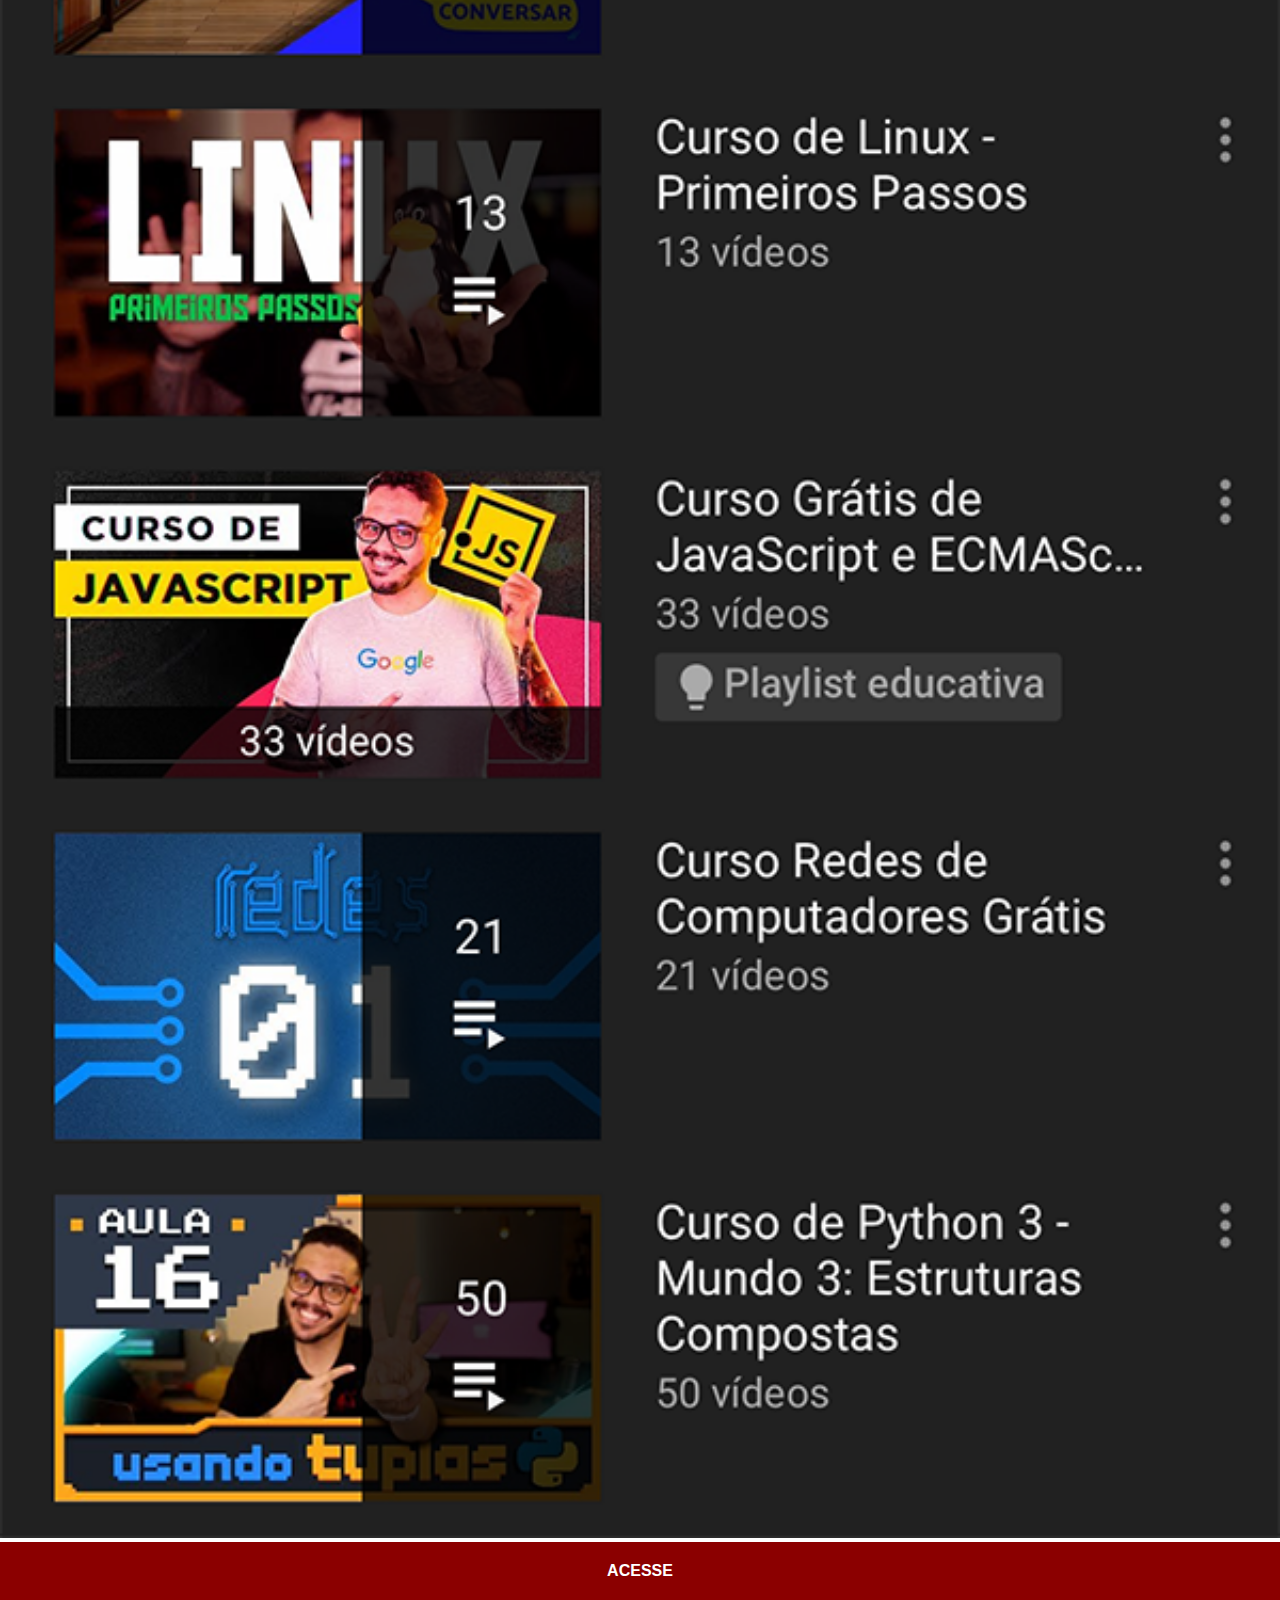
<file: youtube.html>
<!DOCTYPE html>
<html lang="pt-br">
<head>
    <meta charset="UTF-8">
    <meta name="viewport" content="width=device-width, initial-scale=1.0">
    <title>Youtube</title>
    <link rel="stylesheet" href="estilos/social.css">
</head>
<body>
    <img src="pacote-d013/imagens/tela-youtube.png" alt="Youtube">
    <a href="https://www.youtube.com/@cursoemvideo/playlists" target="_blank">ACESSE</a>
</body>
</html>
</file>
<file: estilos/social.css>
@charset "UTF-8";

* {
        margin: 0px;
        padding: 0px;
        font-family: Arial, Helvetica, sans-serif;
    }
    ::-webkit-scrollbar {
        width: 0px;
        height: 0px;
    }
    img {
        width: 100vw;
    }

    a {
        display: block;
        background-color: darkred;
        color: white;
        padding: 20px;
        text-align: center;
        font-weight: bolder;
        text-decoration: none;
    }

    a:hover {
        background-color: red;
    }
</file>
